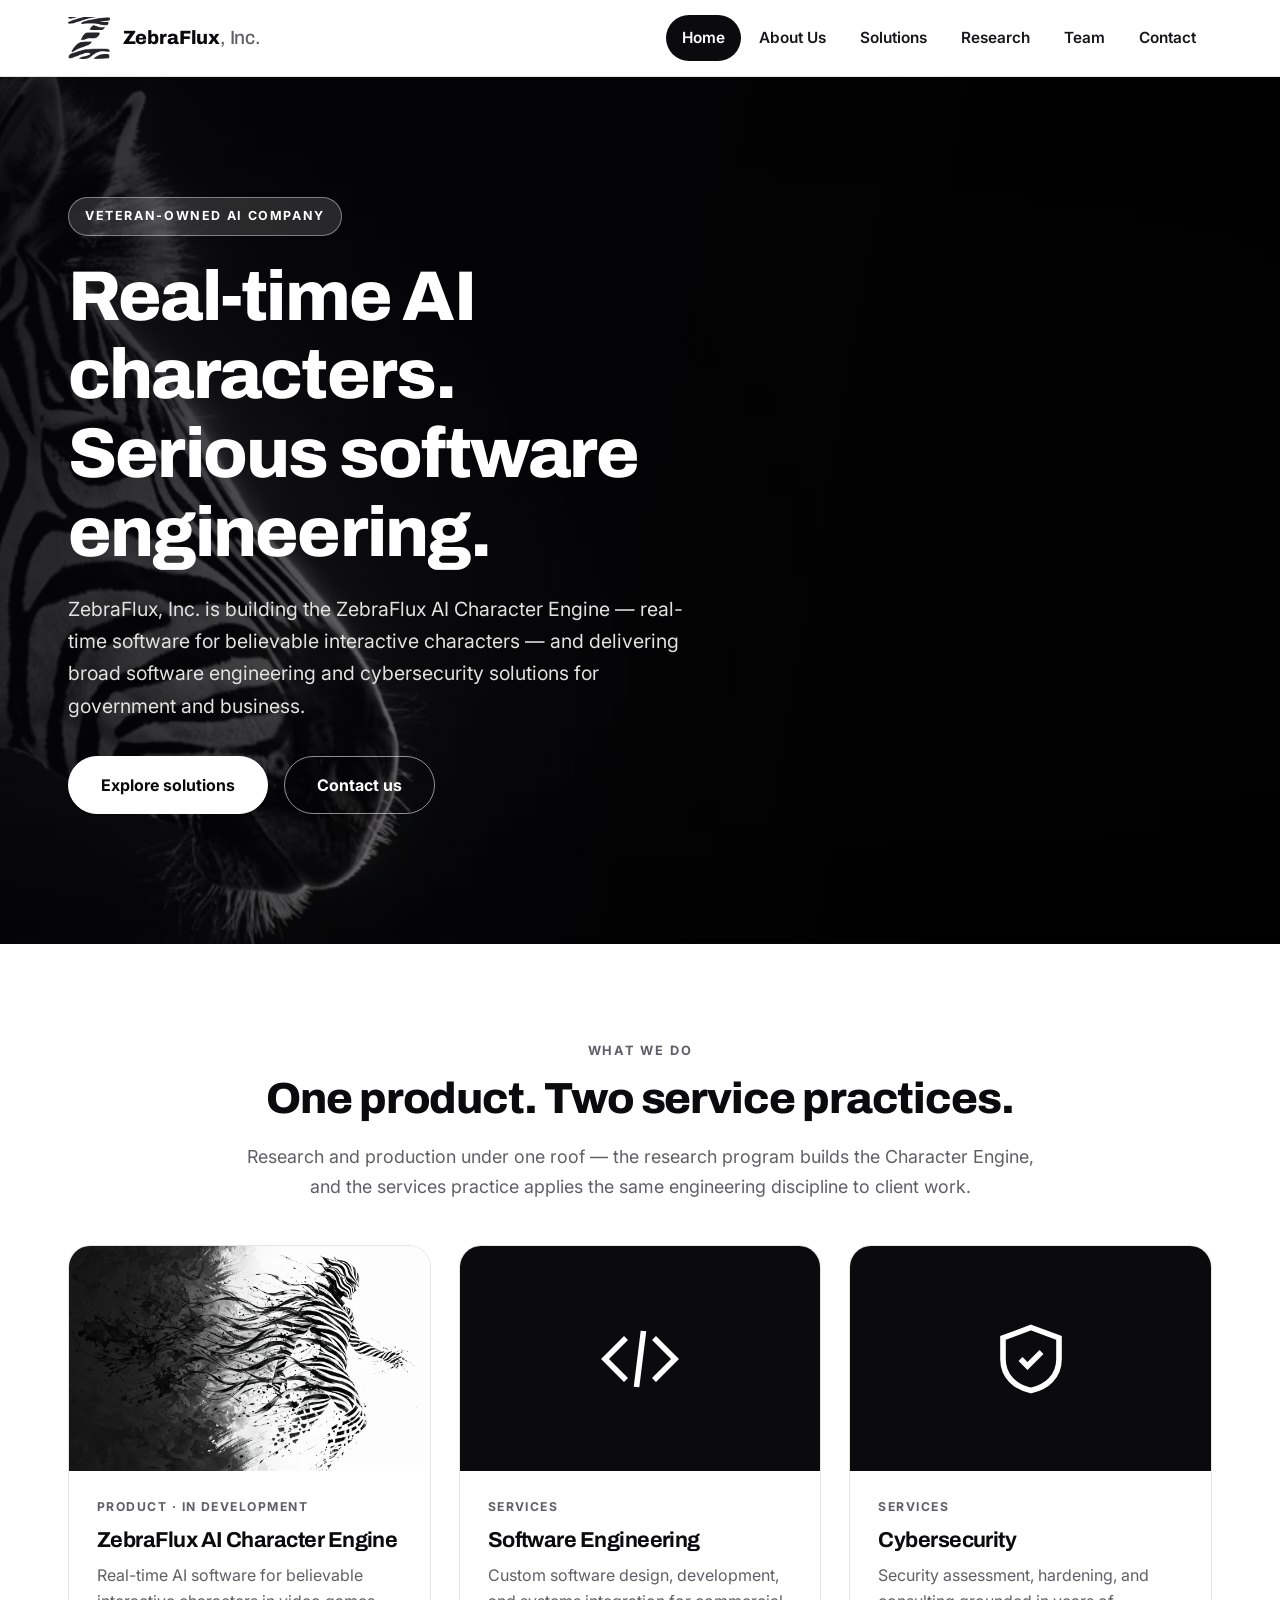
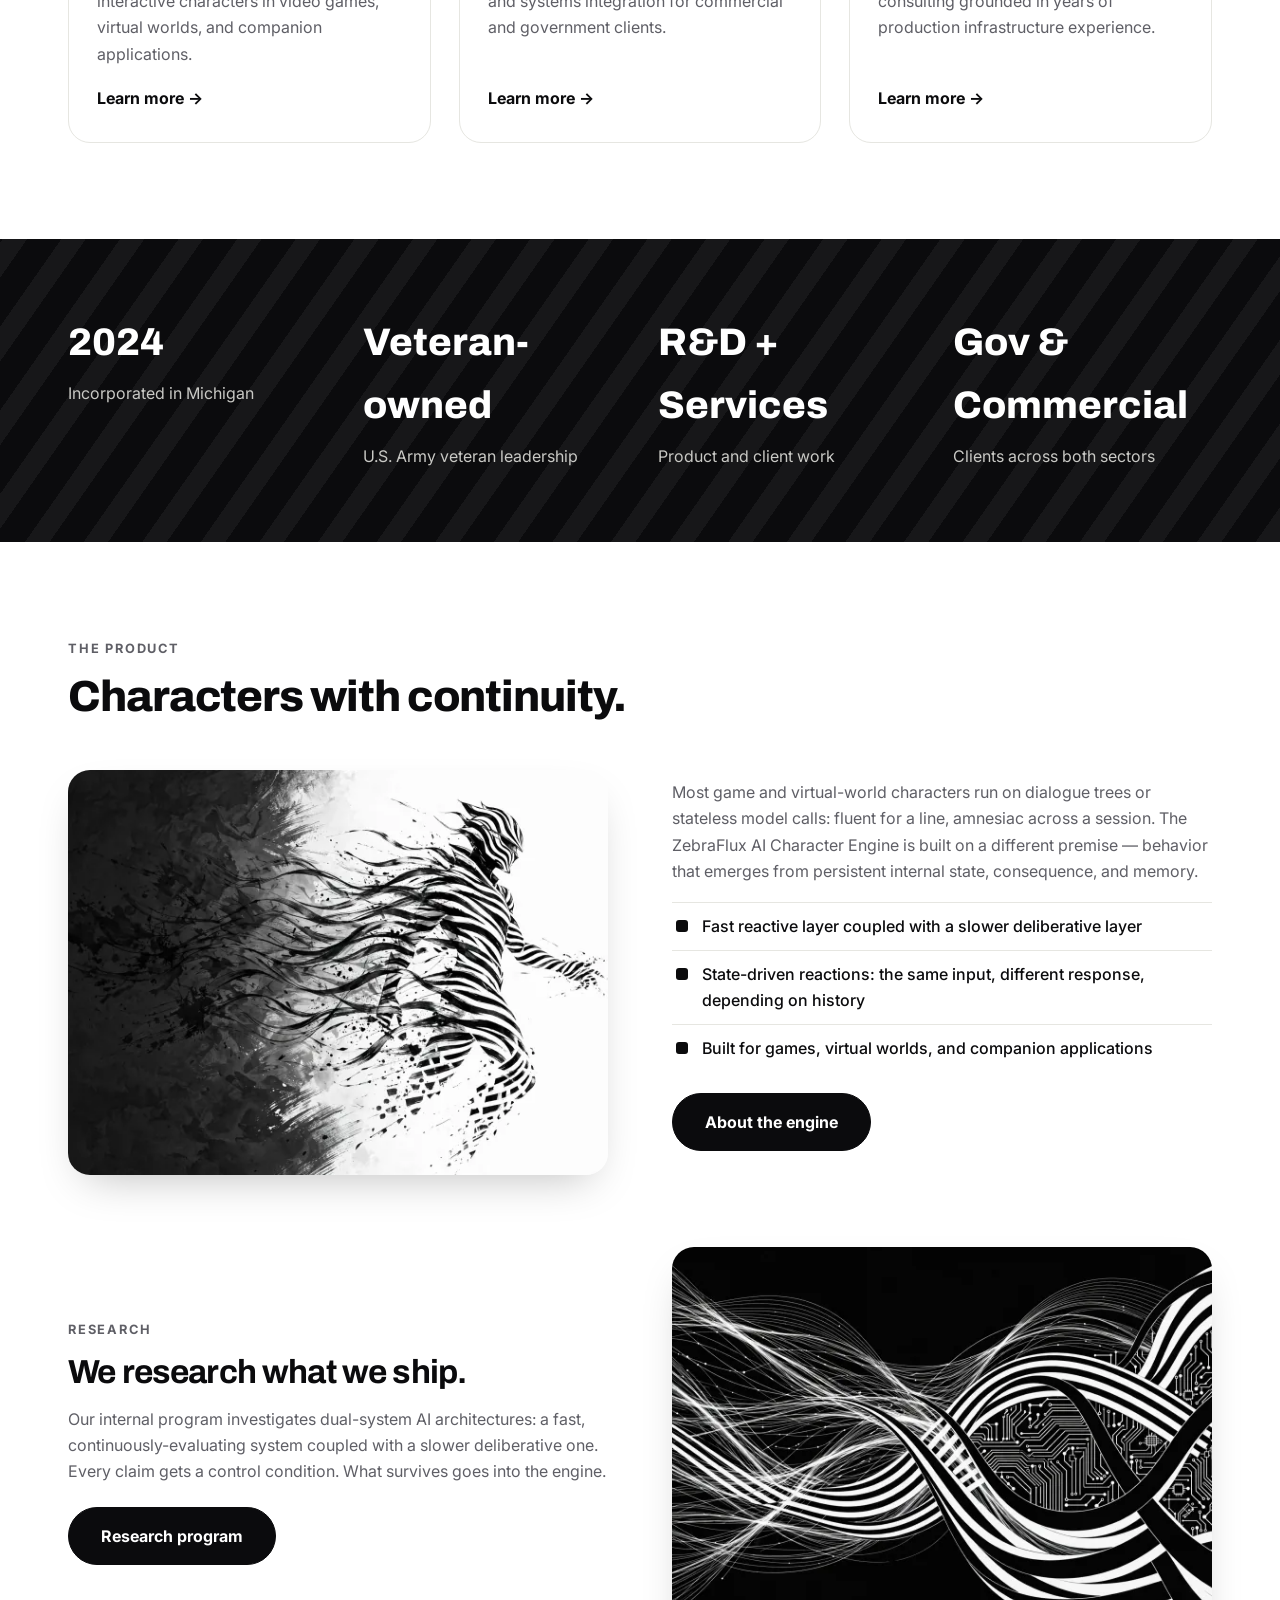
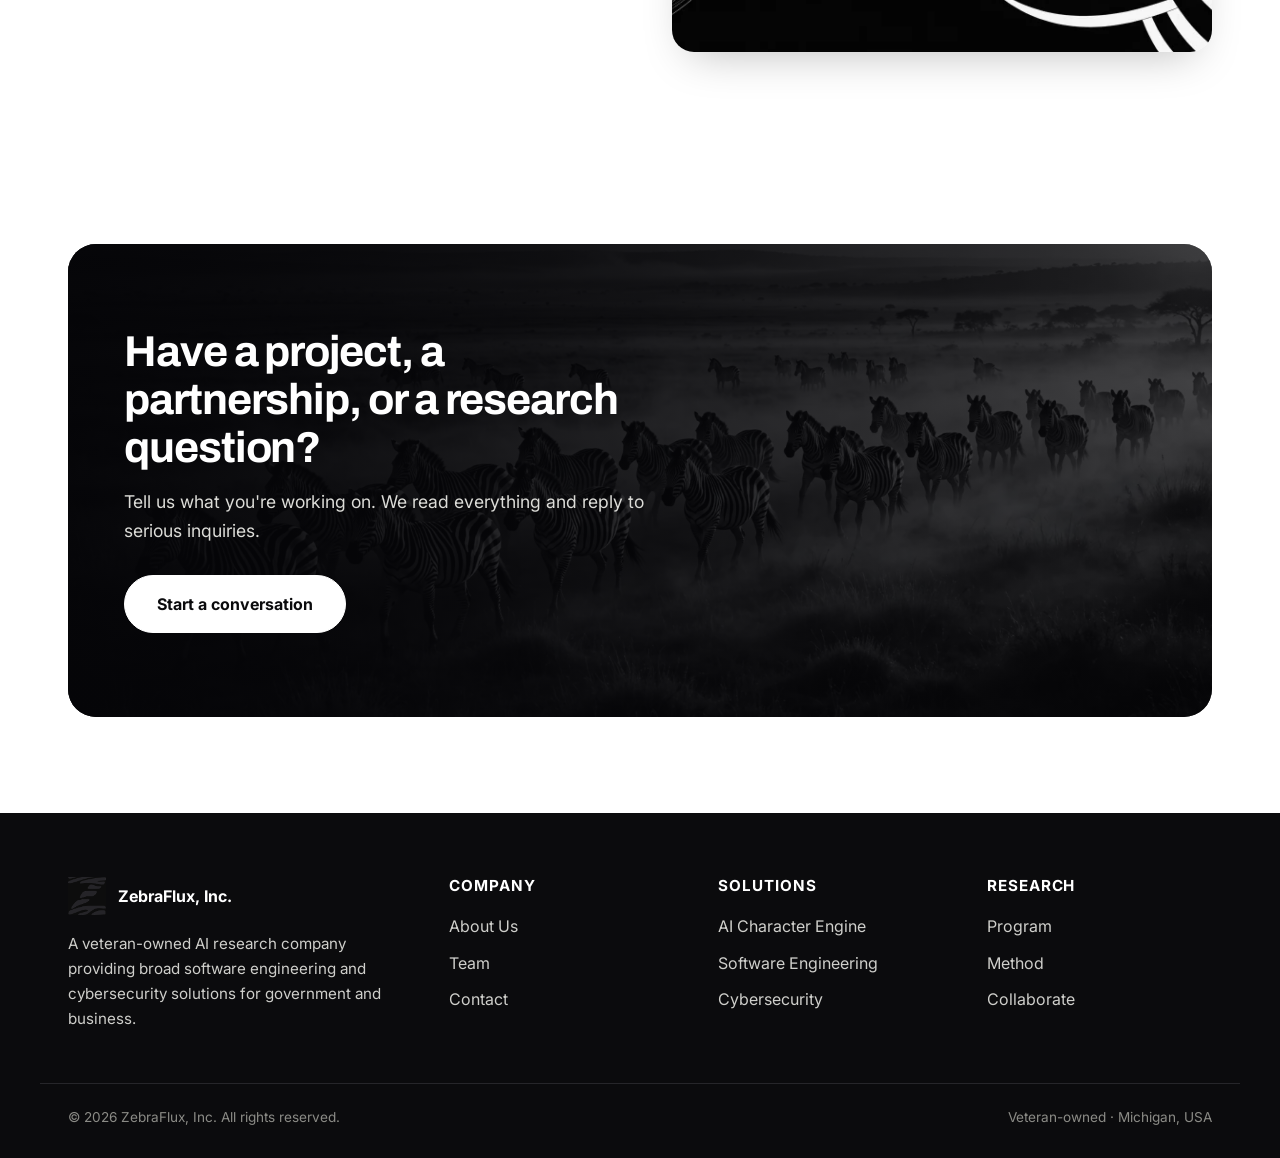
<file: index.html>
<!DOCTYPE html>
<html lang="en">
<head>
<meta charset="UTF-8">
<meta name="viewport" content="width=device-width, initial-scale=1.0">
<title>ZebraFlux, Inc. — AI Research, Software Engineering & Cybersecurity</title>
<meta name="description" content="ZebraFlux, Inc. is a veteran-owned AI research company building the ZebraFlux AI Character Engine and providing broad software engineering and cybersecurity solutions for government and business.">
<link rel="icon" type="image/png" href="assets/favicon-64.png">
<link rel="preconnect" href="https://fonts.googleapis.com">
<link rel="preconnect" href="https://fonts.gstatic.com" crossorigin>
<link href="https://fonts.googleapis.com/css2?family=Archivo:wght@500;700;800&family=Inter:wght@400;500;600;700&display=swap" rel="stylesheet">
<link rel="stylesheet" href="css/style.css">
</head>
<body>

<header class="site-header">
  <div class="header-inner">
    <a class="brand" href="index.html">
      <img src="assets/zebraflux-logo-official-128.webp" alt="ZebraFlux logo" width="128" height="129">
      <span class="brand-name">ZebraFlux<span>, Inc.</span></span>
    </a>
    <button class="nav-toggle" aria-label="Menu" onclick="document.querySelector('.nav').classList.toggle('open')">☰</button>
    <nav class="nav">
      <a href="index.html" class="active">Home</a>
      <a href="about.html">About Us</a>
      <a href="solutions.html">Solutions</a>
      <a href="research.html">Research</a>
      <a href="team.html">Team</a>
      <a href="contact.html">Contact</a>
    </nav>
  </div>
</header>
<main>

<section class="hero-photo">
  <img class="bg" src="assets/hero-zebra.webp" srcset="assets/hero-zebra-640.webp 640w, assets/hero-zebra-1024.webp 1024w, assets/hero-zebra-1600.webp 1600w, assets/hero-zebra.webp 2736w" sizes="100vw" fetchpriority="high" alt="Zebra in dramatic black-and-white studio light">
  <div class="scrim"></div>
  <div class="hero-inner">
    <div class="constrain">
      <span class="chip">Veteran-Owned AI Company</span>
      <h1>Real-time AI characters. Serious software engineering.</h1>
      <p class="lede">ZebraFlux, Inc. is building the ZebraFlux AI Character Engine — real-time software for believable interactive characters — and delivering broad software engineering and cybersecurity solutions for government and business.</p>
      <a class="btn" href="solutions.html">Explore solutions</a>
      <a class="btn ghost" href="contact.html">Contact us</a>
    </div>
  </div>
</section>

<section class="wrap">
  <div class="center">
    <p class="eyebrow">What we do</p>
    <h2 class="section-title">One product. Two service practices.</h2>
    <p class="section-sub">Research and production under one roof — the research program builds the Character Engine, and the services practice applies the same engineering discipline to client work.</p>
  </div>
  <div class="media-cards">
    <a class="media-card" href="solutions.html#character-engine">
      <div class="ph"><img src="assets/engine-figure.webp" srcset="assets/engine-figure-640.webp 640w, assets/engine-figure-1024.webp 1024w, assets/engine-figure-1600.webp 1600w, assets/engine-figure.webp 1920w" sizes="(max-width: 960px) 100vw, 381px" alt="Stylized character figure dissolving into zebra stripes"></div>
      <div class="tx">
        <div class="kicker">Product · In development</div>
        <h3>ZebraFlux AI Character Engine</h3>
        <p>Real-time AI software for believable interactive characters in video games, virtual worlds, and companion applications.</p>
        <span class="more">Learn more</span>
      </div>
    </a>
    <a class="media-card" href="solutions.html#engineering">
      <div class="ph tile">
        <svg viewBox="0 0 24 24"><path d="M8 6l-6 6 6 6M16 6l6 6-6 6M13 4l-2 16"/></svg>
      </div>
      <div class="tx">
        <div class="kicker">Services</div>
        <h3>Software Engineering</h3>
        <p>Custom software design, development, and systems integration for commercial and government clients.</p>
        <span class="more">Learn more</span>
      </div>
    </a>
    <a class="media-card" href="solutions.html#cybersecurity">
      <div class="ph tile">
        <svg viewBox="0 0 24 24"><path d="M12 3l8 3v6c0 5-3.5 8-8 9-4.5-1-8-4-8-9V6z"/><path d="M9 12l2 2 4-4"/></svg>
      </div>
      <div class="tx">
        <div class="kicker">Services</div>
        <h3>Cybersecurity</h3>
        <p>Security assessment, hardening, and consulting grounded in years of production infrastructure experience.</p>
        <span class="more">Learn more</span>
      </div>
    </a>
  </div>
</section>

<section class="band">
  <div class="band-inner">
    <div class="stat"><div class="v">2024</div><div class="l">Incorporated in Michigan</div></div>
    <div class="stat"><div class="v">Veteran-owned</div><div class="l">U.S. Army veteran leadership</div></div>
    <div class="stat"><div class="v">R&amp;D + Services</div><div class="l">Product and client work</div></div>
    <div class="stat"><div class="v">Gov &amp; Commercial</div><div class="l">Clients across both sectors</div></div>
  </div>
</section>

<section class="wrap">
  <p class="eyebrow">The product</p>
  <h2 class="section-title">Characters with continuity.</h2>
  <div class="feature">
    <div class="f-media"><img src="assets/engine-figure.webp" srcset="assets/engine-figure-640.webp 640w, assets/engine-figure-1024.webp 1024w, assets/engine-figure-1600.webp 1600w, assets/engine-figure.webp 1920w" sizes="(max-width: 960px) 100vw, 568px" alt="Character figure formed from zebra stripes"></div>
    <div class="f-text">
      <p>Most game and virtual-world characters run on dialogue trees or stateless model calls: fluent for a line, amnesiac across a session. The ZebraFlux AI Character Engine is built on a different premise — behavior that emerges from persistent internal state, consequence, and memory.</p>
      <ul>
        <li>Fast reactive layer coupled with a slower deliberative layer</li>
        <li>State-driven reactions: the same input, different response, depending on history</li>
        <li>Built for games, virtual worlds, and companion applications</li>
      </ul>
      <p style="margin-top:22px"><a class="btn dark" href="solutions.html#character-engine">About the engine</a></p>
    </div>
  </div>
  <div class="feature flip">
    <div class="f-media"><img src="assets/research-dual.webp" srcset="assets/research-dual-640.webp 640w, assets/research-dual-1024.webp 1024w, assets/research-dual-1600.webp 1600w, assets/research-dual.webp 1920w" sizes="(max-width: 960px) 100vw, 568px" alt="Two interweaving systems rendered as stripe-like data streams"></div>
    <div class="f-text">
      <p class="eyebrow">Research</p>
      <h3>We research what we ship.</h3>
      <p>Our internal program investigates dual-system AI architectures: a fast, continuously-evaluating system coupled with a slower deliberative one. Every claim gets a control condition. What survives goes into the engine.</p>
      <p style="margin-top:22px"><a class="btn dark" href="research.html">Research program</a></p>
    </div>
  </div>
</section>

<section class="cta-pad">
  <div class="cta-banner">
    <img class="bg" src="assets/about-herd.webp" srcset="assets/about-herd-640.webp 640w, assets/about-herd-1024.webp 1024w, assets/about-herd-1600.webp 1600w, assets/about-herd.webp 2352w" sizes="100vw" alt="">
    <div class="scrim"></div>
    <div class="cta-inner">
      <h2>Have a project, a partnership, or a research question?</h2>
      <p>Tell us what you're working on. We read everything and reply to serious inquiries.</p>
      <a class="btn" href="contact.html">Start a conversation</a>
    </div>
  </div>
</section>

</main>
<footer>
  <div class="footer-inner">
    <div>
      <div class="footer-brand">
        <img src="assets/zebraflux-logo-official-dark-128.webp" alt="ZebraFlux logo" width="128" height="129">
        <strong style="color:#fff">ZebraFlux, Inc.</strong>
      </div>
      <p style="font-size:.95rem;max-width:30em">A veteran-owned AI research company providing broad software engineering and cybersecurity solutions for government and business.</p>
    </div>
    <div>
      <h3>Company</h3>
      <a href="about.html">About Us</a>
      <a href="team.html">Team</a>
      <a href="contact.html">Contact</a>
    </div>
    <div>
      <h3>Solutions</h3>
      <a href="solutions.html#character-engine">AI Character Engine</a>
      <a href="solutions.html#engineering">Software Engineering</a>
      <a href="solutions.html#cybersecurity">Cybersecurity</a>
    </div>
    <div>
      <h3>Research</h3>
      <a href="research.html">Program</a>
      <a href="research.html#method">Method</a>
      <a href="contact.html">Collaborate</a>
    </div>
  </div>
  <div class="fineprint">
    <span>© <span id="yr">2026</span> ZebraFlux, Inc. All rights reserved.</span>
    <span>Veteran-owned · Michigan, USA</span>
  </div>
</footer>
<script src="js/main.js"></script>
<!--Start of Tawk.to Script-->
<script type="text/javascript">
    var Tawk_API=Tawk_API||{}, Tawk_LoadStart=new Date();
    (function(){
        var s1=document.createElement("script"),s0=document.getElementsByTagName("script")[0];
        s1.async=true;
        s1.src='https://embed.tawk.to/6643040607f59932ab3f4c1a/1htqsfe61';
        s1.charset='UTF-8';
        s0.parentNode.insertBefore(s1,s0);
    })();
</script>
<!--End of Tawk.to Script-->
</body>
</html>
</file>
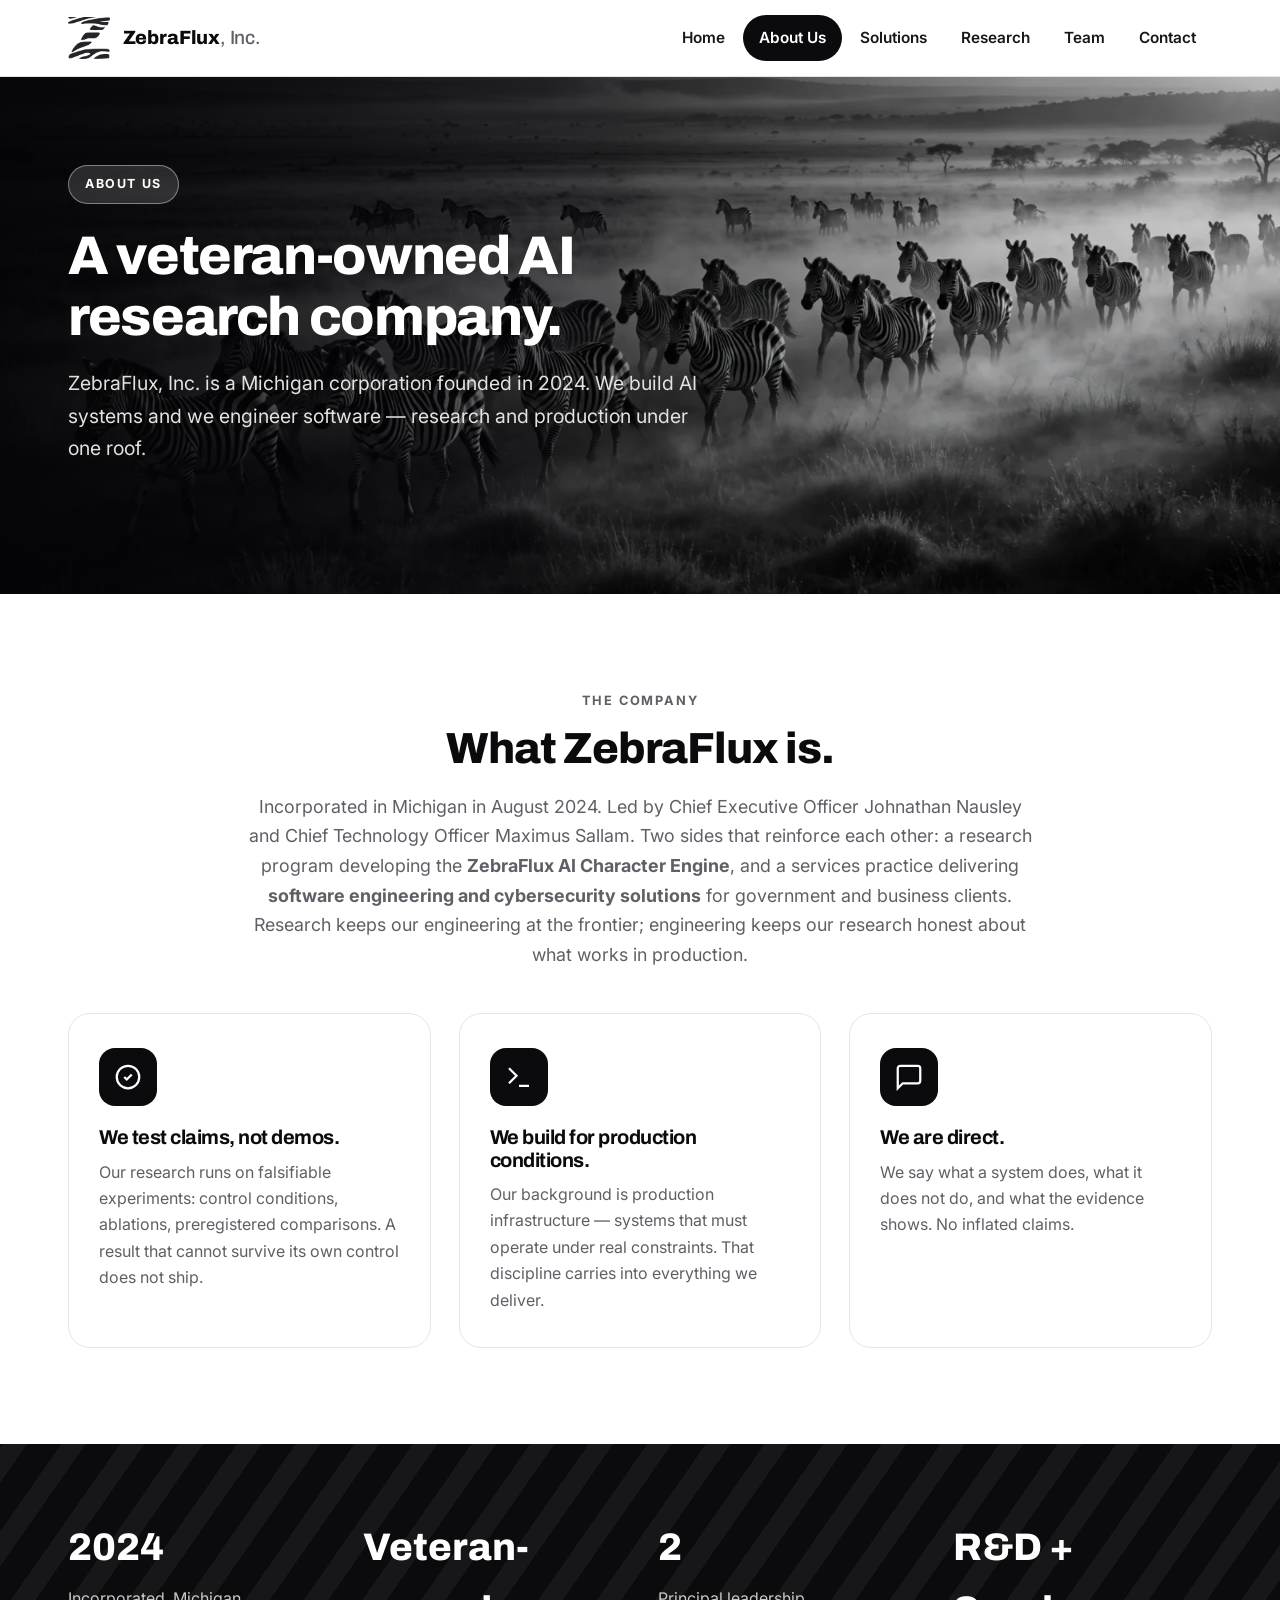
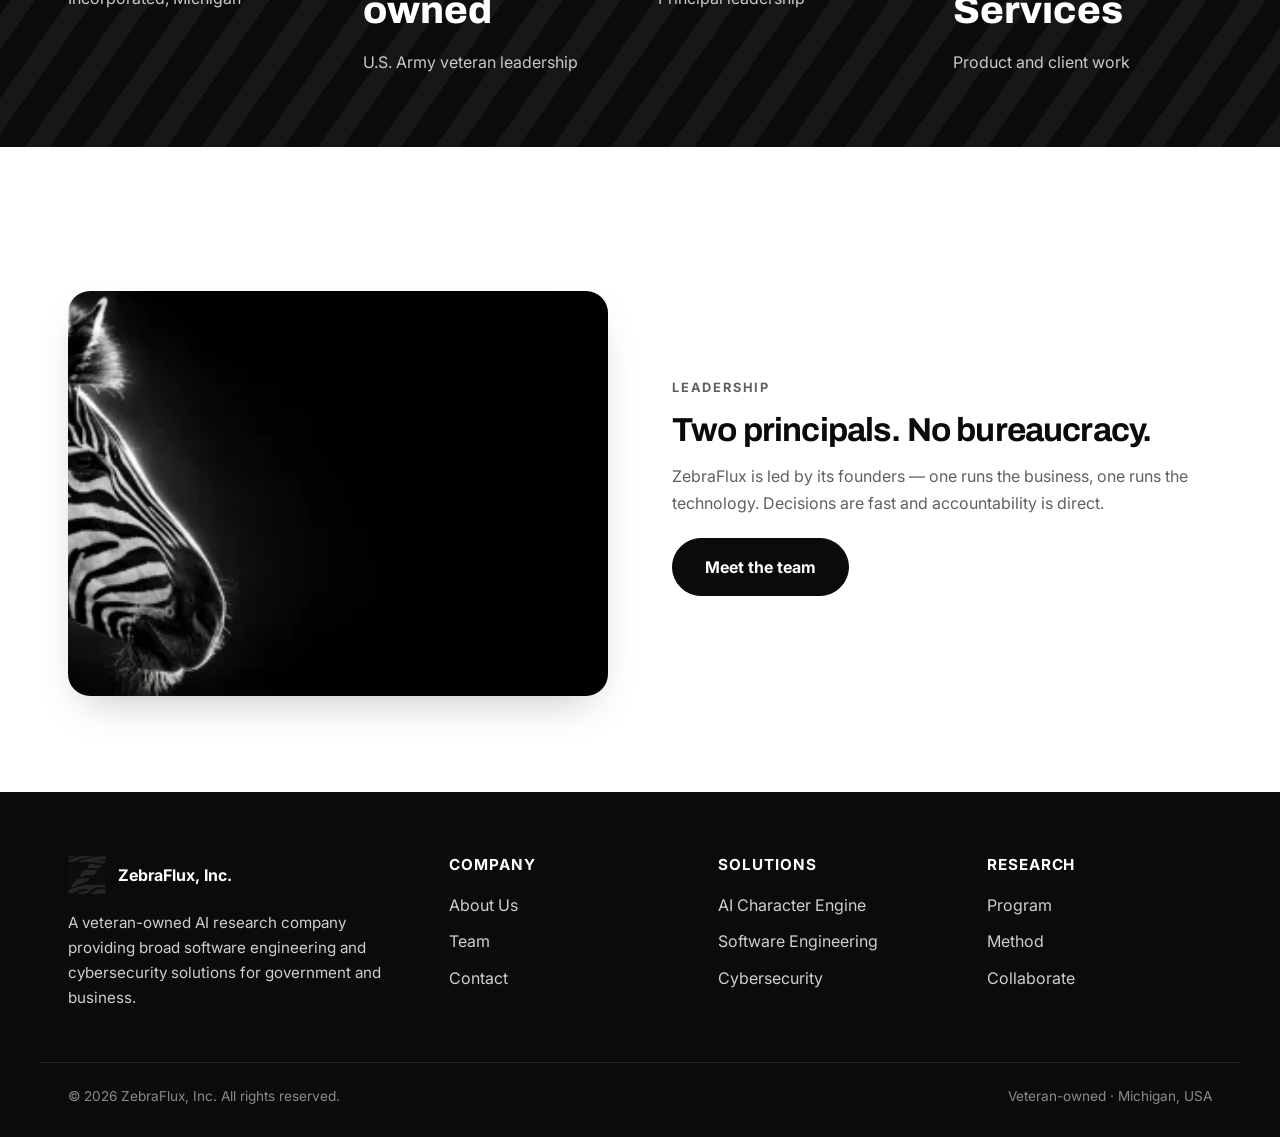
<file: about.html>
<!DOCTYPE html>
<html lang="en">
<head>
<meta charset="UTF-8">
<meta name="viewport" content="width=device-width, initial-scale=1.0">
<title>About Us — ZebraFlux, Inc.</title>
<meta name="description" content="ZebraFlux, Inc. is a veteran-owned AI research company founded in 2024, building the ZebraFlux AI Character Engine and providing software engineering and cybersecurity solutions.">
<link rel="icon" type="image/png" href="assets/favicon-64.png">
<link rel="preconnect" href="https://fonts.googleapis.com">
<link rel="preconnect" href="https://fonts.gstatic.com" crossorigin>
<link href="https://fonts.googleapis.com/css2?family=Archivo:wght@500;700;800&family=Inter:wght@400;500;600;700&display=swap" rel="stylesheet">
<link rel="stylesheet" href="css/style.css">
</head>
<body>

<header class="site-header">
  <div class="header-inner">
    <a class="brand" href="index.html">
      <img src="assets/zebraflux-logo-official-128.webp" alt="ZebraFlux logo" width="128" height="129">
      <span class="brand-name">ZebraFlux<span>, Inc.</span></span>
    </a>
    <button class="nav-toggle" aria-label="Menu" onclick="document.querySelector('.nav').classList.toggle('open')">☰</button>
    <nav class="nav">
      <a href="index.html">Home</a>
      <a href="about.html" class="active">About Us</a>
      <a href="solutions.html">Solutions</a>
      <a href="research.html">Research</a>
      <a href="team.html">Team</a>
      <a href="contact.html">Contact</a>
    </nav>
  </div>
</header>
<main>

<section class="hero-photo hero-short">
  <img class="bg" src="assets/about-herd.webp" srcset="assets/about-herd-640.webp 640w, assets/about-herd-1024.webp 1024w, assets/about-herd-1600.webp 1600w, assets/about-herd.webp 2352w" sizes="100vw" fetchpriority="high" alt="Zebra herd moving across the savanna at dawn">
  <div class="scrim"></div>
  <div class="hero-inner">
    <div class="constrain">
      <span class="chip">About Us</span>
      <h1>A veteran-owned AI research company.</h1>
      <p class="lede">ZebraFlux, Inc. is a Michigan corporation founded in 2024. We build AI systems and we engineer software — research and production under one roof.</p>
    </div>
  </div>
</section>

<section class="wrap">
  <div class="center">
    <p class="eyebrow">The company</p>
    <h2 class="section-title">What ZebraFlux is.</h2>
    <p class="section-sub">Incorporated in Michigan in August 2024. Led by Chief Executive Officer Johnathan Nausley and Chief Technology Officer Maximus Sallam. Two sides that reinforce each other: a research program developing the <strong>ZebraFlux AI Character Engine</strong>, and a services practice delivering <strong>software engineering and cybersecurity solutions</strong> for government and business clients. Research keeps our engineering at the frontier; engineering keeps our research honest about what works in production.</p>
  </div>
  <div class="icon-cards">
    <div class="icon-card">
      <div class="glyph"><svg viewBox="0 0 24 24"><path d="M9 12l2 2 4-4"/><circle cx="12" cy="12" r="9"/></svg></div>
      <h3>We test claims, not demos.</h3>
      <p>Our research runs on falsifiable experiments: control conditions, ablations, preregistered comparisons. A result that cannot survive its own control does not ship.</p>
    </div>
    <div class="icon-card">
      <div class="glyph"><svg viewBox="0 0 24 24"><path d="M4 17l6-6-6-6M12 19h8"/></svg></div>
      <h3>We build for production conditions.</h3>
      <p>Our background is production infrastructure — systems that must operate under real constraints. That discipline carries into everything we deliver.</p>
    </div>
    <div class="icon-card">
      <div class="glyph"><svg viewBox="0 0 24 24"><path d="M21 15a2 2 0 0 1-2 2H7l-4 4V5a2 2 0 0 1 2-2h14a2 2 0 0 1 2 2z"/></svg></div>
      <h3>We are direct.</h3>
      <p>We say what a system does, what it does not do, and what the evidence shows. No inflated claims.</p>
    </div>
  </div>
</section>

<section class="band">
  <div class="band-inner">
    <div class="stat"><div class="v">2024</div><div class="l">Incorporated, Michigan</div></div>
    <div class="stat"><div class="v">Veteran-owned</div><div class="l">U.S. Army veteran leadership</div></div>
    <div class="stat"><div class="v">2</div><div class="l">Principal leadership</div></div>
    <div class="stat"><div class="v">R&amp;D + Services</div><div class="l">Product and client work</div></div>
  </div>
</section>

<section class="wrap">
  <div class="feature">
    <div class="f-media"><img src="assets/hero-zebra.webp" srcset="assets/hero-zebra-640.webp 640w, assets/hero-zebra-1024.webp 1024w, assets/hero-zebra-1600.webp 1600w, assets/hero-zebra.webp 2736w" sizes="(max-width: 960px) 100vw, 568px" alt="Zebra portrait in dramatic light"></div>
    <div class="f-text">
      <p class="eyebrow">Leadership</p>
      <h3>Two principals. No bureaucracy.</h3>
      <p>ZebraFlux is led by its founders — one runs the business, one runs the technology. Decisions are fast and accountability is direct.</p>
      <p style="margin-top:22px"><a class="btn dark" href="team.html">Meet the team</a></p>
    </div>
  </div>
</section>

</main>
<footer>
  <div class="footer-inner">
    <div>
      <div class="footer-brand">
        <img src="assets/zebraflux-logo-official-dark-128.webp" alt="ZebraFlux logo" width="128" height="129">
        <strong style="color:#fff">ZebraFlux, Inc.</strong>
      </div>
      <p style="font-size:.95rem;max-width:30em">A veteran-owned AI research company providing broad software engineering and cybersecurity solutions for government and business.</p>
    </div>
    <div>
      <h3>Company</h3>
      <a href="about.html">About Us</a>
      <a href="team.html">Team</a>
      <a href="contact.html">Contact</a>
    </div>
    <div>
      <h3>Solutions</h3>
      <a href="solutions.html#character-engine">AI Character Engine</a>
      <a href="solutions.html#engineering">Software Engineering</a>
      <a href="solutions.html#cybersecurity">Cybersecurity</a>
    </div>
    <div>
      <h3>Research</h3>
      <a href="research.html">Program</a>
      <a href="research.html#method">Method</a>
      <a href="contact.html">Collaborate</a>
    </div>
  </div>
  <div class="fineprint">
    <span>© <span id="yr">2026</span> ZebraFlux, Inc. All rights reserved.</span>
    <span>Veteran-owned · Michigan, USA</span>
  </div>
</footer>
<script src="js/main.js"></script>
<!--Start of Tawk.to Script-->
<script type="text/javascript">
    var Tawk_API=Tawk_API||{}, Tawk_LoadStart=new Date();
    (function(){
        var s1=document.createElement("script"),s0=document.getElementsByTagName("script")[0];
        s1.async=true;
        s1.src='https://embed.tawk.to/6643040607f59932ab3f4c1a/1htqsfe61';
        s1.charset='UTF-8';
        s0.parentNode.insertBefore(s1,s0);
    })();
</script>
<!--End of Tawk.to Script-->
</body>
</html>
</file>
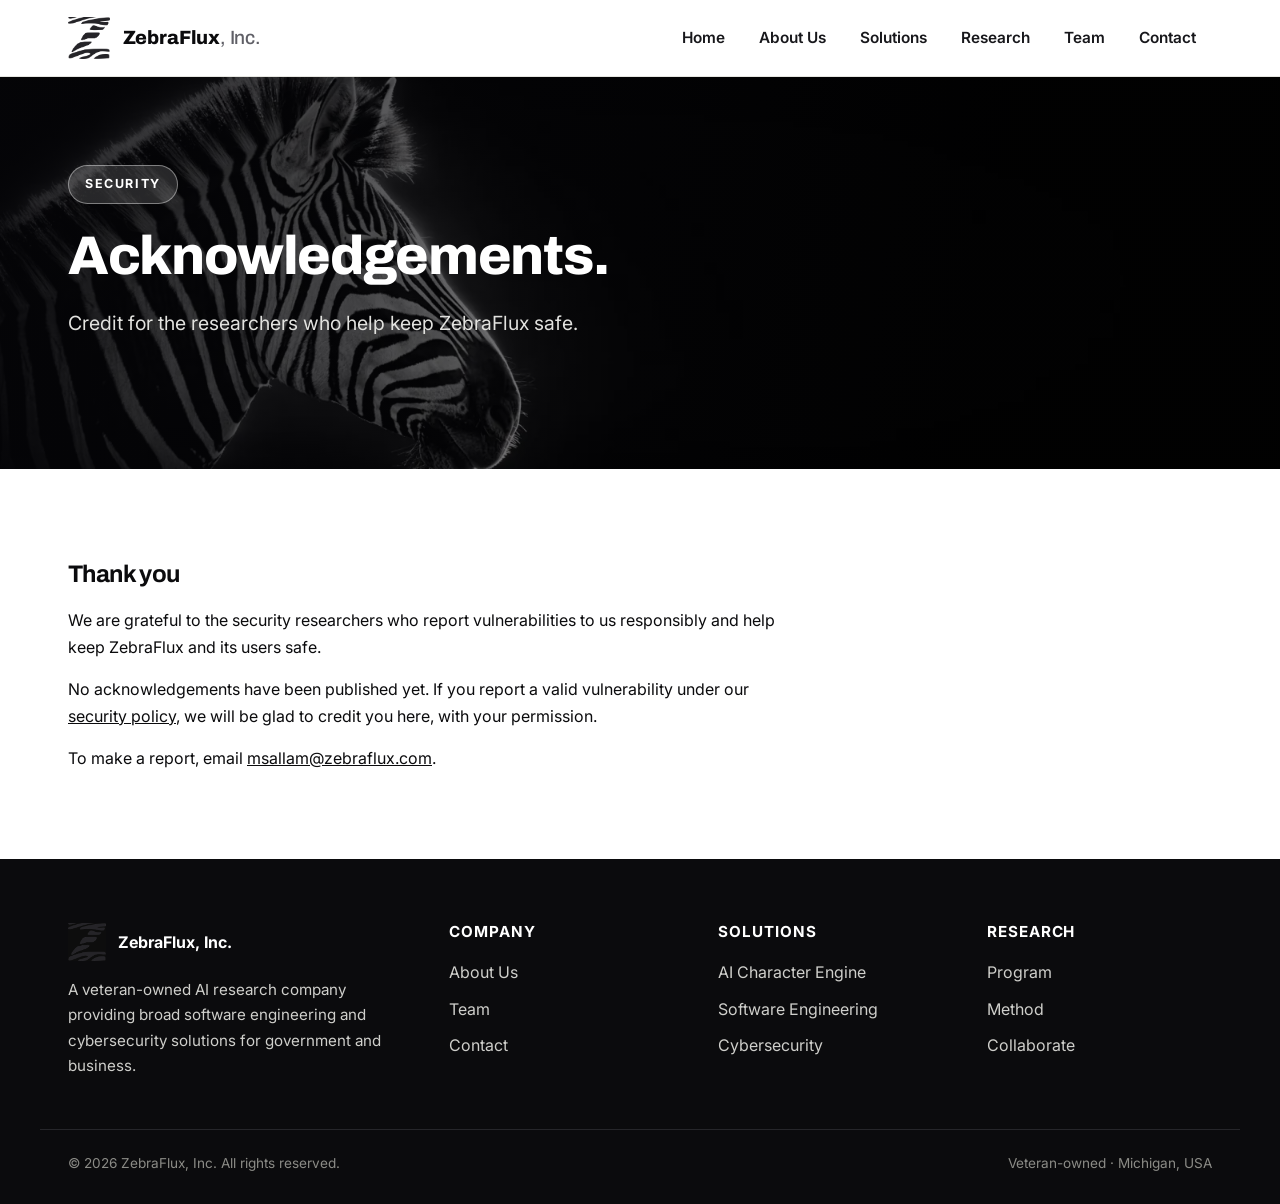
<file: acknowledgements.html>
<!DOCTYPE html>
<html lang="en">
<head>
<meta charset="UTF-8">
<meta name="viewport" content="width=device-width, initial-scale=1.0">
<title>Security Acknowledgements — ZebraFlux, Inc.</title>
<meta name="description" content="Acknowledgements for security researchers who have responsibly disclosed vulnerabilities to ZebraFlux, Inc.">
<link rel="icon" type="image/png" href="assets/favicon-64.png">
<link rel="preconnect" href="https://fonts.googleapis.com">
<link rel="preconnect" href="https://fonts.gstatic.com" crossorigin>
<link href="https://fonts.googleapis.com/css2?family=Archivo:wght@500;700;800&family=Inter:wght@400;500;600;700&display=swap" rel="stylesheet">
<link rel="stylesheet" href="css/style.css">
<style>
  .prose { max-width: 46em; }
  .prose p, .prose li { line-height: 1.65; }
  .prose ul { padding-left: 1.3em; }
  .prose li { margin: 6px 0; }
  .mono { font-family: ui-monospace, SFMono-Regular, Menlo, monospace; font-size: .92em; word-break: break-all; }
</style>
</head>
<body>

<header class="site-header">
  <div class="header-inner">
    <a class="brand" href="index.html">
      <img src="assets/zebraflux-logo-official-128.webp" alt="ZebraFlux logo" width="128" height="129">
      <span class="brand-name">ZebraFlux<span>, Inc.</span></span>
    </a>
    <button class="nav-toggle" aria-label="Menu" onclick="document.querySelector('.nav').classList.toggle('open')">☰</button>
    <nav class="nav">
      <a href="index.html">Home</a>
      <a href="about.html">About Us</a>
      <a href="solutions.html">Solutions</a>
      <a href="research.html">Research</a>
      <a href="team.html">Team</a>
      <a href="contact.html">Contact</a>
    </nav>
  </div>
</header>
<main>

<section class="hero-photo hero-short">
  <img class="bg" src="assets/hero-zebra.webp" srcset="assets/hero-zebra-640.webp 640w, assets/hero-zebra-1024.webp 1024w, assets/hero-zebra-1600.webp 1600w, assets/hero-zebra.webp 2736w" sizes="100vw" fetchpriority="high" alt="Zebra in dramatic light" style="object-position:center 20%">
  <div class="scrim"></div>
  <div class="hero-inner">
    <div class="constrain">
      <span class="chip">Security</span>
      <h1>Acknowledgements.</h1>
      <p class="lede">Credit for the researchers who help keep ZebraFlux safe.</p>
    </div>
  </div>
</section>

<section class="wrap tight">
  <div class="prose">
    <h2>Thank you</h2>
    <p>We are grateful to the security researchers who report vulnerabilities to us responsibly and help keep ZebraFlux and its users safe.</p>
    <p>No acknowledgements have been published yet. If you report a valid vulnerability under our <a href="/security-policy">security policy</a>, we will be glad to credit you here, with your permission.</p>
    <p>To make a report, email <a href="mailto:msallam@zebraflux.com">msallam@zebraflux.com</a>.</p>
  </div>
</section>

</main>
<footer>
  <div class="footer-inner">
    <div>
      <div class="footer-brand">
        <img src="assets/zebraflux-logo-official-dark-128.webp" alt="ZebraFlux logo" width="128" height="129">
        <strong style="color:#fff">ZebraFlux, Inc.</strong>
      </div>
      <p style="font-size:.95rem;max-width:30em">A veteran-owned AI research company providing broad software engineering and cybersecurity solutions for government and business.</p>
    </div>
    <div>
      <h3>Company</h3>
      <a href="about.html">About Us</a>
      <a href="team.html">Team</a>
      <a href="contact.html">Contact</a>
    </div>
    <div>
      <h3>Solutions</h3>
      <a href="solutions.html#character-engine">AI Character Engine</a>
      <a href="solutions.html#engineering">Software Engineering</a>
      <a href="solutions.html#cybersecurity">Cybersecurity</a>
    </div>
    <div>
      <h3>Research</h3>
      <a href="research.html">Program</a>
      <a href="research.html#method">Method</a>
      <a href="contact.html">Collaborate</a>
    </div>
  </div>
  <div class="fineprint">
    <span>© <span id="yr">2026</span> ZebraFlux, Inc. All rights reserved.</span>
    <span>Veteran-owned · Michigan, USA</span>
  </div>
</footer>
<script src="js/main.js"></script>
<!--Start of Tawk.to Script-->
<script type="text/javascript">
    var Tawk_API=Tawk_API||{}, Tawk_LoadStart=new Date();
    (function(){
        var s1=document.createElement("script"),s0=document.getElementsByTagName("script")[0];
        s1.async=true;
        s1.src='https://embed.tawk.to/6643040607f59932ab3f4c1a/1htqsfe61';
        s1.charset='UTF-8';
        s0.parentNode.insertBefore(s1,s0);
    })();
</script>
<!--End of Tawk.to Script-->
</body>
</html>
</file>
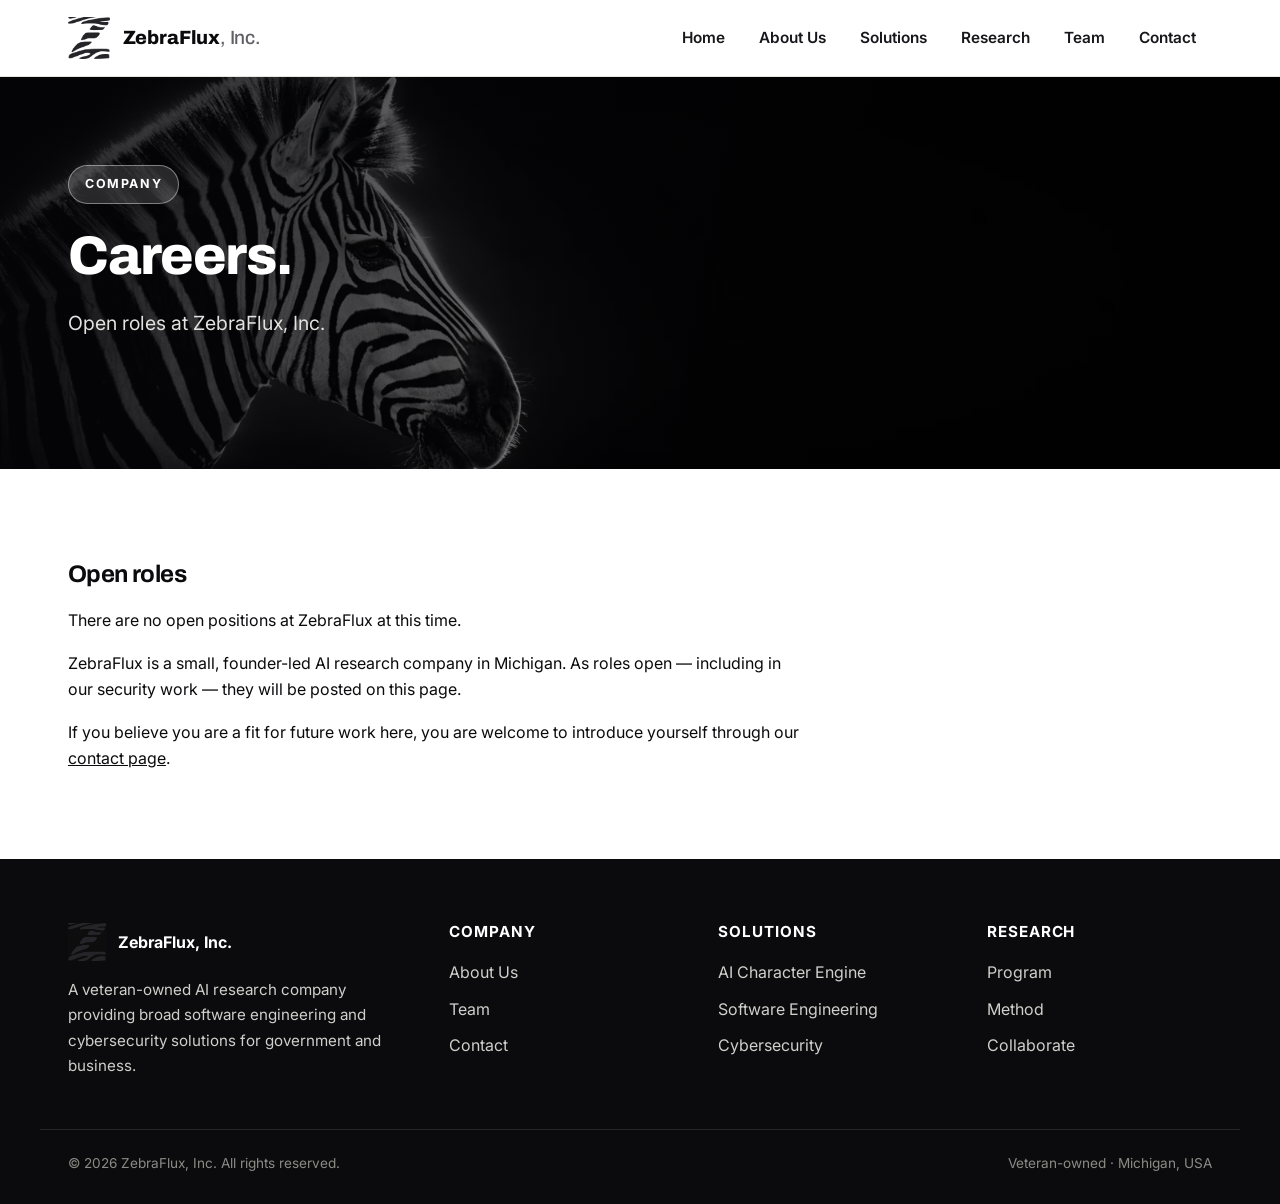
<file: careers.html>
<!DOCTYPE html>
<html lang="en">
<head>
<meta charset="UTF-8">
<meta name="viewport" content="width=device-width, initial-scale=1.0">
<title>Careers — ZebraFlux, Inc.</title>
<meta name="description" content="Open positions and future roles at ZebraFlux, Inc., a veteran-owned AI research company in Michigan.">
<link rel="icon" type="image/png" href="assets/favicon-64.png">
<link rel="preconnect" href="https://fonts.googleapis.com">
<link rel="preconnect" href="https://fonts.gstatic.com" crossorigin>
<link href="https://fonts.googleapis.com/css2?family=Archivo:wght@500;700;800&family=Inter:wght@400;500;600;700&display=swap" rel="stylesheet">
<link rel="stylesheet" href="css/style.css">
<style>
  .prose { max-width: 46em; }
  .prose p, .prose li { line-height: 1.65; }
  .prose ul { padding-left: 1.3em; }
  .prose li { margin: 6px 0; }
  .mono { font-family: ui-monospace, SFMono-Regular, Menlo, monospace; font-size: .92em; word-break: break-all; }
</style>
</head>
<body>

<header class="site-header">
  <div class="header-inner">
    <a class="brand" href="index.html">
      <img src="assets/zebraflux-logo-official-128.webp" alt="ZebraFlux logo" width="128" height="129">
      <span class="brand-name">ZebraFlux<span>, Inc.</span></span>
    </a>
    <button class="nav-toggle" aria-label="Menu" onclick="document.querySelector('.nav').classList.toggle('open')">☰</button>
    <nav class="nav">
      <a href="index.html">Home</a>
      <a href="about.html">About Us</a>
      <a href="solutions.html">Solutions</a>
      <a href="research.html">Research</a>
      <a href="team.html">Team</a>
      <a href="contact.html">Contact</a>
    </nav>
  </div>
</header>
<main>

<section class="hero-photo hero-short">
  <img class="bg" src="assets/hero-zebra.webp" srcset="assets/hero-zebra-640.webp 640w, assets/hero-zebra-1024.webp 1024w, assets/hero-zebra-1600.webp 1600w, assets/hero-zebra.webp 2736w" sizes="100vw" fetchpriority="high" alt="Zebra in dramatic light" style="object-position:center 20%">
  <div class="scrim"></div>
  <div class="hero-inner">
    <div class="constrain">
      <span class="chip">Company</span>
      <h1>Careers.</h1>
      <p class="lede">Open roles at ZebraFlux, Inc.</p>
    </div>
  </div>
</section>

<section class="wrap tight">
  <div class="prose">
    <h2>Open roles</h2>
    <p>There are no open positions at ZebraFlux at this time.</p>
    <p>ZebraFlux is a small, founder-led AI research company in Michigan. As roles open — including in our security work — they will be posted on this page.</p>
    <p>If you believe you are a fit for future work here, you are welcome to introduce yourself through our <a href="contact.html">contact page</a>.</p>
  </div>
</section>

</main>
<footer>
  <div class="footer-inner">
    <div>
      <div class="footer-brand">
        <img src="assets/zebraflux-logo-official-dark-128.webp" alt="ZebraFlux logo" width="128" height="129">
        <strong style="color:#fff">ZebraFlux, Inc.</strong>
      </div>
      <p style="font-size:.95rem;max-width:30em">A veteran-owned AI research company providing broad software engineering and cybersecurity solutions for government and business.</p>
    </div>
    <div>
      <h3>Company</h3>
      <a href="about.html">About Us</a>
      <a href="team.html">Team</a>
      <a href="contact.html">Contact</a>
    </div>
    <div>
      <h3>Solutions</h3>
      <a href="solutions.html#character-engine">AI Character Engine</a>
      <a href="solutions.html#engineering">Software Engineering</a>
      <a href="solutions.html#cybersecurity">Cybersecurity</a>
    </div>
    <div>
      <h3>Research</h3>
      <a href="research.html">Program</a>
      <a href="research.html#method">Method</a>
      <a href="contact.html">Collaborate</a>
    </div>
  </div>
  <div class="fineprint">
    <span>© <span id="yr">2026</span> ZebraFlux, Inc. All rights reserved.</span>
    <span>Veteran-owned · Michigan, USA</span>
  </div>
</footer>
<script src="js/main.js"></script>
<!--Start of Tawk.to Script-->
<script type="text/javascript">
    var Tawk_API=Tawk_API||{}, Tawk_LoadStart=new Date();
    (function(){
        var s1=document.createElement("script"),s0=document.getElementsByTagName("script")[0];
        s1.async=true;
        s1.src='https://embed.tawk.to/6643040607f59932ab3f4c1a/1htqsfe61';
        s1.charset='UTF-8';
        s0.parentNode.insertBefore(s1,s0);
    })();
</script>
<!--End of Tawk.to Script-->
</body>
</html>
</file>
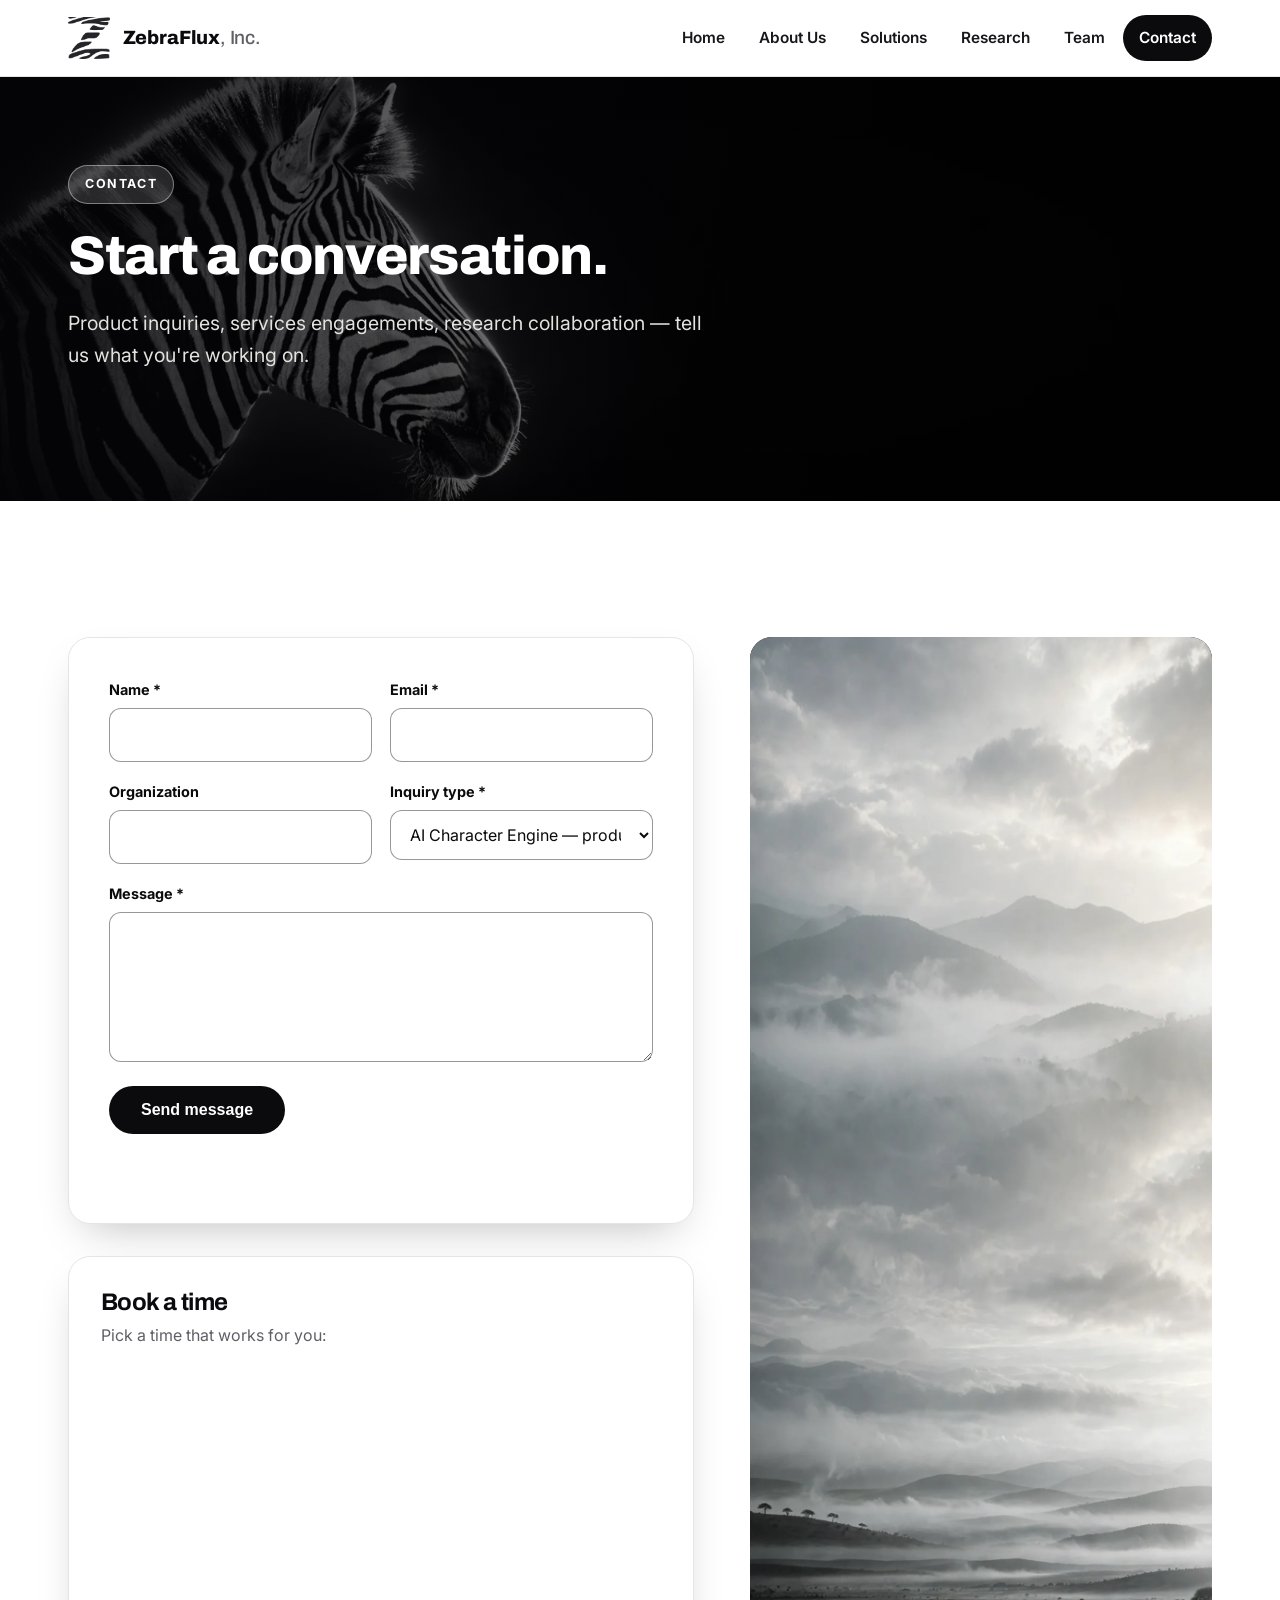
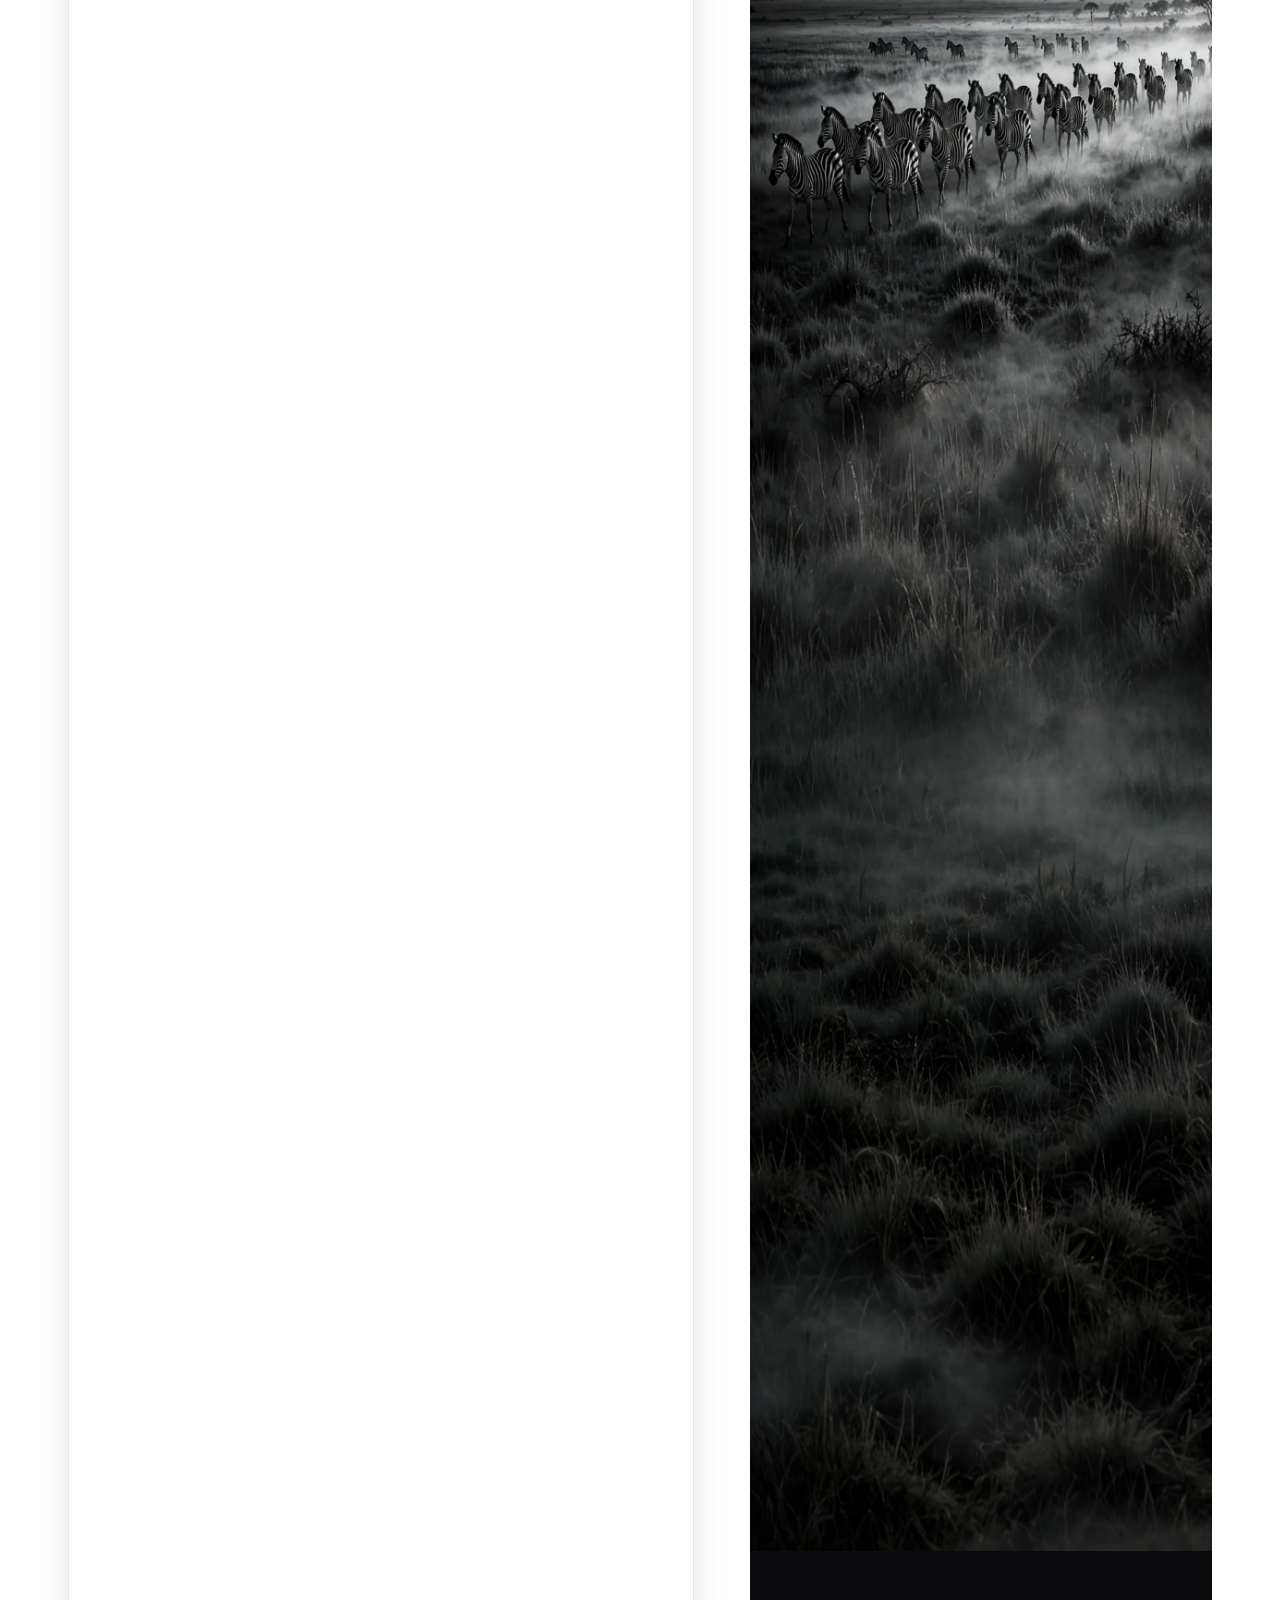
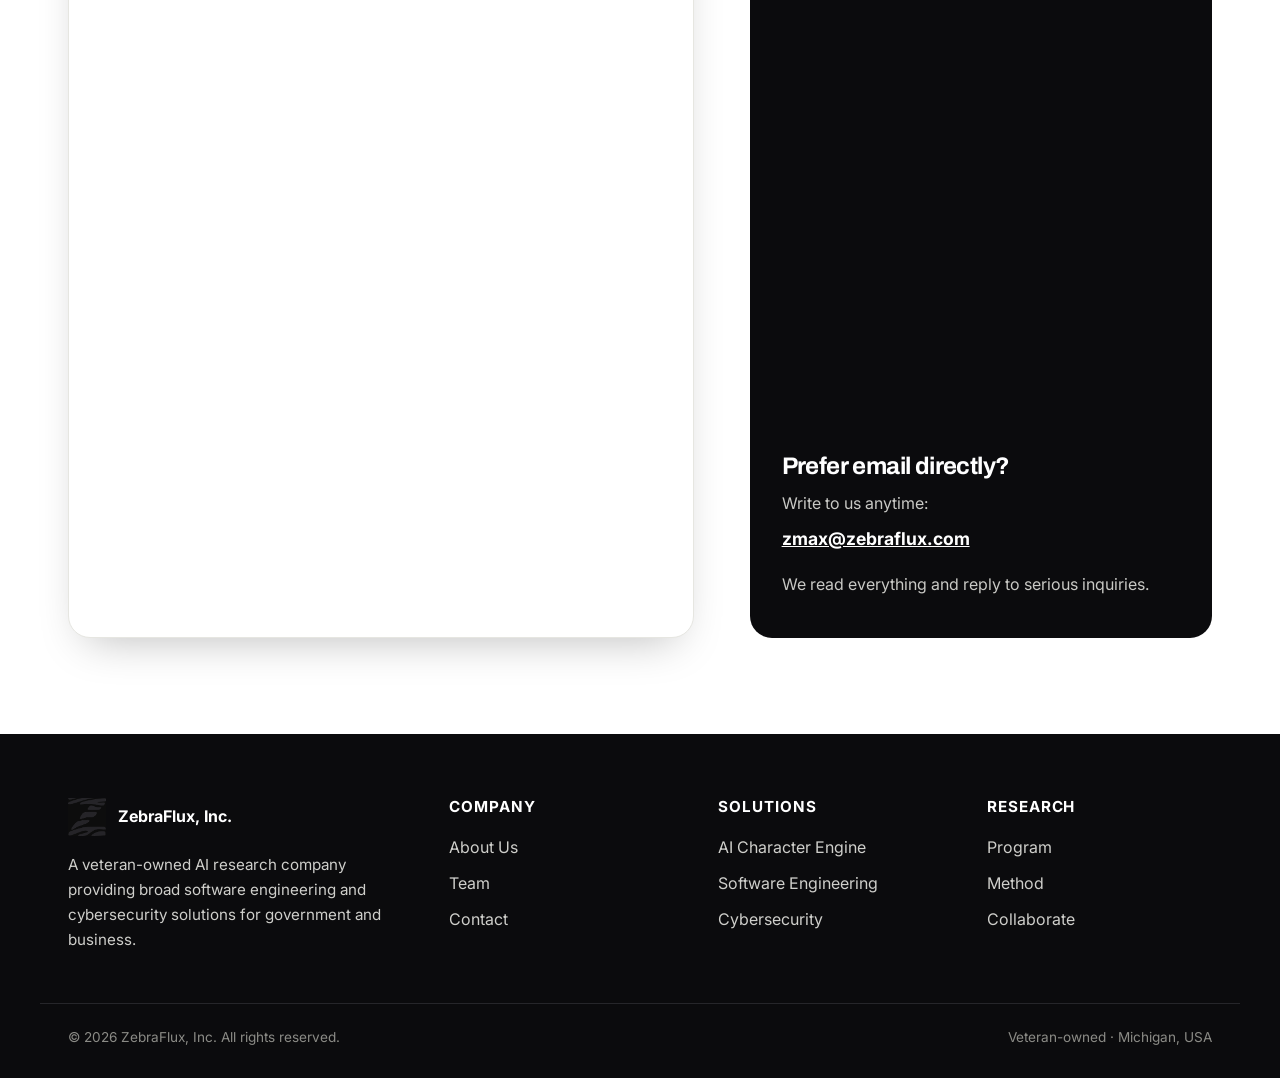
<file: contact.html>
<!DOCTYPE html>
<html lang="en">
<head>
<meta charset="UTF-8">
<meta name="viewport" content="width=device-width, initial-scale=1.0">
<title>Contact — ZebraFlux, Inc.</title>
<meta name="description" content="Contact ZebraFlux, Inc.: product inquiries, services engagements, research collaboration.">
<link rel="icon" type="image/png" href="assets/favicon-64.png">
<link rel="preconnect" href="https://fonts.googleapis.com">
<link rel="preconnect" href="https://fonts.gstatic.com" crossorigin>
<link href="https://fonts.googleapis.com/css2?family=Archivo:wght@500;700;800&family=Inter:wght@400;500;600;700&display=swap" rel="stylesheet">
<link rel="stylesheet" href="css/style.css">
<style>
  .contact-grid { align-items: stretch; }
  .left-stack { display: flex; flex-direction: column; gap: 32px; min-width: 0; }
  .booking-card { border: 1px solid var(--line); border-radius: var(--radius); background: #fff; box-shadow: var(--shadow); padding: 32px; }
  .booking-card h2 { margin: 0 0 6px; }
  .booking-card p { margin: 0 0 16px; color: var(--muted); }
  .booking-card iframe { display: block; width: 100%; border: none; height: 2440px; }
  @media (max-width: 900px) { .booking-card iframe { height: 2520px; } }
  @media (max-width: 480px) { .booking-card iframe { height: 2900px; } }
  @media (max-width: 380px) { .booking-card iframe { height: 3100px; } }
  .info-panel { display: flex; flex-direction: column; height: 100%; }
  .info-panel img { aspect-ratio: auto; height: auto; }
  .info-panel .tx { margin-top: auto; }
  .booking-card { flex: 1 0 auto; }
  .field { min-width: 0; }
  .field input, .field select, .field textarea { width: 100%; min-width: 0; }
</style>
</head>
<body>

<header class="site-header">
  <div class="header-inner">
    <a class="brand" href="index.html">
      <img src="assets/zebraflux-logo-official-128.webp" alt="ZebraFlux logo" width="128" height="129">
      <span class="brand-name">ZebraFlux<span>, Inc.</span></span>
    </a>
    <button class="nav-toggle" aria-label="Menu" onclick="document.querySelector('.nav').classList.toggle('open')">☰</button>
    <nav class="nav">
      <a href="index.html">Home</a>
      <a href="about.html">About Us</a>
      <a href="solutions.html">Solutions</a>
      <a href="research.html">Research</a>
      <a href="team.html">Team</a>
      <a href="contact.html" class="active">Contact</a>
    </nav>
  </div>
</header>
<main>

<section class="hero-photo hero-short">
  <img class="bg" src="assets/hero-zebra.webp" srcset="assets/hero-zebra-640.webp 640w, assets/hero-zebra-1024.webp 1024w, assets/hero-zebra-1600.webp 1600w, assets/hero-zebra.webp 2736w" sizes="100vw" fetchpriority="high" alt="Zebra in dramatic light" style="object-position:center 20%">
  <div class="scrim"></div>
  <div class="hero-inner">
    <div class="constrain">
      <span class="chip">Contact</span>
      <h1>Start a conversation.</h1>
      <p class="lede">Product inquiries, services engagements, research collaboration — tell us what you're working on.</p>
    </div>
  </div>
</section>

<section class="wrap">
  <div class="contact-grid">
    <div class="left-stack">
    <div class="form-card">
      <form id="contact-form" novalidate>
        <div class="form-grid">
          <div class="field">
            <label for="cf-name">Name *</label>
            <input id="cf-name" name="name" type="text" required autocomplete="name">
          </div>
          <div class="field">
            <label for="cf-email">Email *</label>
            <input id="cf-email" name="email" type="email" required autocomplete="email">
          </div>
          <div class="field">
            <label for="cf-org">Organization</label>
            <input id="cf-org" name="organization" type="text" autocomplete="organization">
          </div>
          <div class="field">
            <label for="cf-type">Inquiry type *</label>
            <select id="cf-type" name="type" required>
              <option value="AI Character Engine">AI Character Engine — product / licensing</option>
              <option value="Software engineering services">Software engineering services</option>
              <option value="Cybersecurity services">Cybersecurity services</option>
              <option value="Research collaboration">Research collaboration</option>
              <option value="Other">Other</option>
            </select>
          </div>
          <div class="field full">
            <label for="cf-msg">Message *</label>
            <textarea id="cf-msg" name="message" required></textarea>
          </div>
        </div>
        <div style="margin-top:24px">
          <button class="btn dark" type="submit" style="cursor:pointer;border:none">Send message</button>
        </div>
        <p class="form-note" id="cf-status" role="status"></p>
      </form>
    </div>
    <div class="booking-card">
      <h2>Book a time</h2>
      <p>Pick a time that works for you:</p>
      <iframe src="https://www.smsreminder.co/book/hUYMR0IjsFea0gZ8/maximus-sallam" title="Book an appointment" loading="lazy"></iframe>
    </div>
    </div>
    <div class="info-panel">
      <img src="assets/about-herd-tall.webp" width="1000" height="5436" alt="Zebra herd at dawn">
      <div class="tx">
        <h2>Prefer email directly?</h2>
        <p>Write to us anytime:</p>
        <p><a class="mail" href="mailto:zmax@zebraflux.com">zmax@zebraflux.com</a></p>
        <p style="margin-top:18px">We read everything and reply to serious inquiries.</p>
      </div>
    </div>
  </div>
</section>

</main>
<footer>
  <div class="footer-inner">
    <div>
      <div class="footer-brand">
        <img src="assets/zebraflux-logo-official-dark-128.webp" alt="ZebraFlux logo" width="128" height="129">
        <strong style="color:#fff">ZebraFlux, Inc.</strong>
      </div>
      <p style="font-size:.95rem;max-width:30em">A veteran-owned AI research company providing broad software engineering and cybersecurity solutions for government and business.</p>
    </div>
    <div>
      <h3>Company</h3>
      <a href="about.html">About Us</a>
      <a href="team.html">Team</a>
      <a href="contact.html">Contact</a>
    </div>
    <div>
      <h3>Solutions</h3>
      <a href="solutions.html#character-engine">AI Character Engine</a>
      <a href="solutions.html#engineering">Software Engineering</a>
      <a href="solutions.html#cybersecurity">Cybersecurity</a>
    </div>
    <div>
      <h3>Research</h3>
      <a href="research.html">Program</a>
      <a href="research.html#method">Method</a>
      <a href="contact.html">Collaborate</a>
    </div>
  </div>
  <div class="fineprint">
    <span>© <span id="yr">2026</span> ZebraFlux, Inc. All rights reserved.</span>
    <span>Veteran-owned · Michigan, USA</span>
  </div>
</footer>
<script src="js/main.js"></script>
<!--Start of Tawk.to Script-->
<script type="text/javascript">
    var Tawk_API=Tawk_API||{}, Tawk_LoadStart=new Date();
    (function(){
        var s1=document.createElement("script"),s0=document.getElementsByTagName("script")[0];
        s1.async=true;
        s1.src='https://embed.tawk.to/6643040607f59932ab3f4c1a/1htqsfe61';
        s1.charset='UTF-8';
        s0.parentNode.insertBefore(s1,s0);
    })();
</script>
<!--End of Tawk.to Script-->
</body>
</html>
</file>
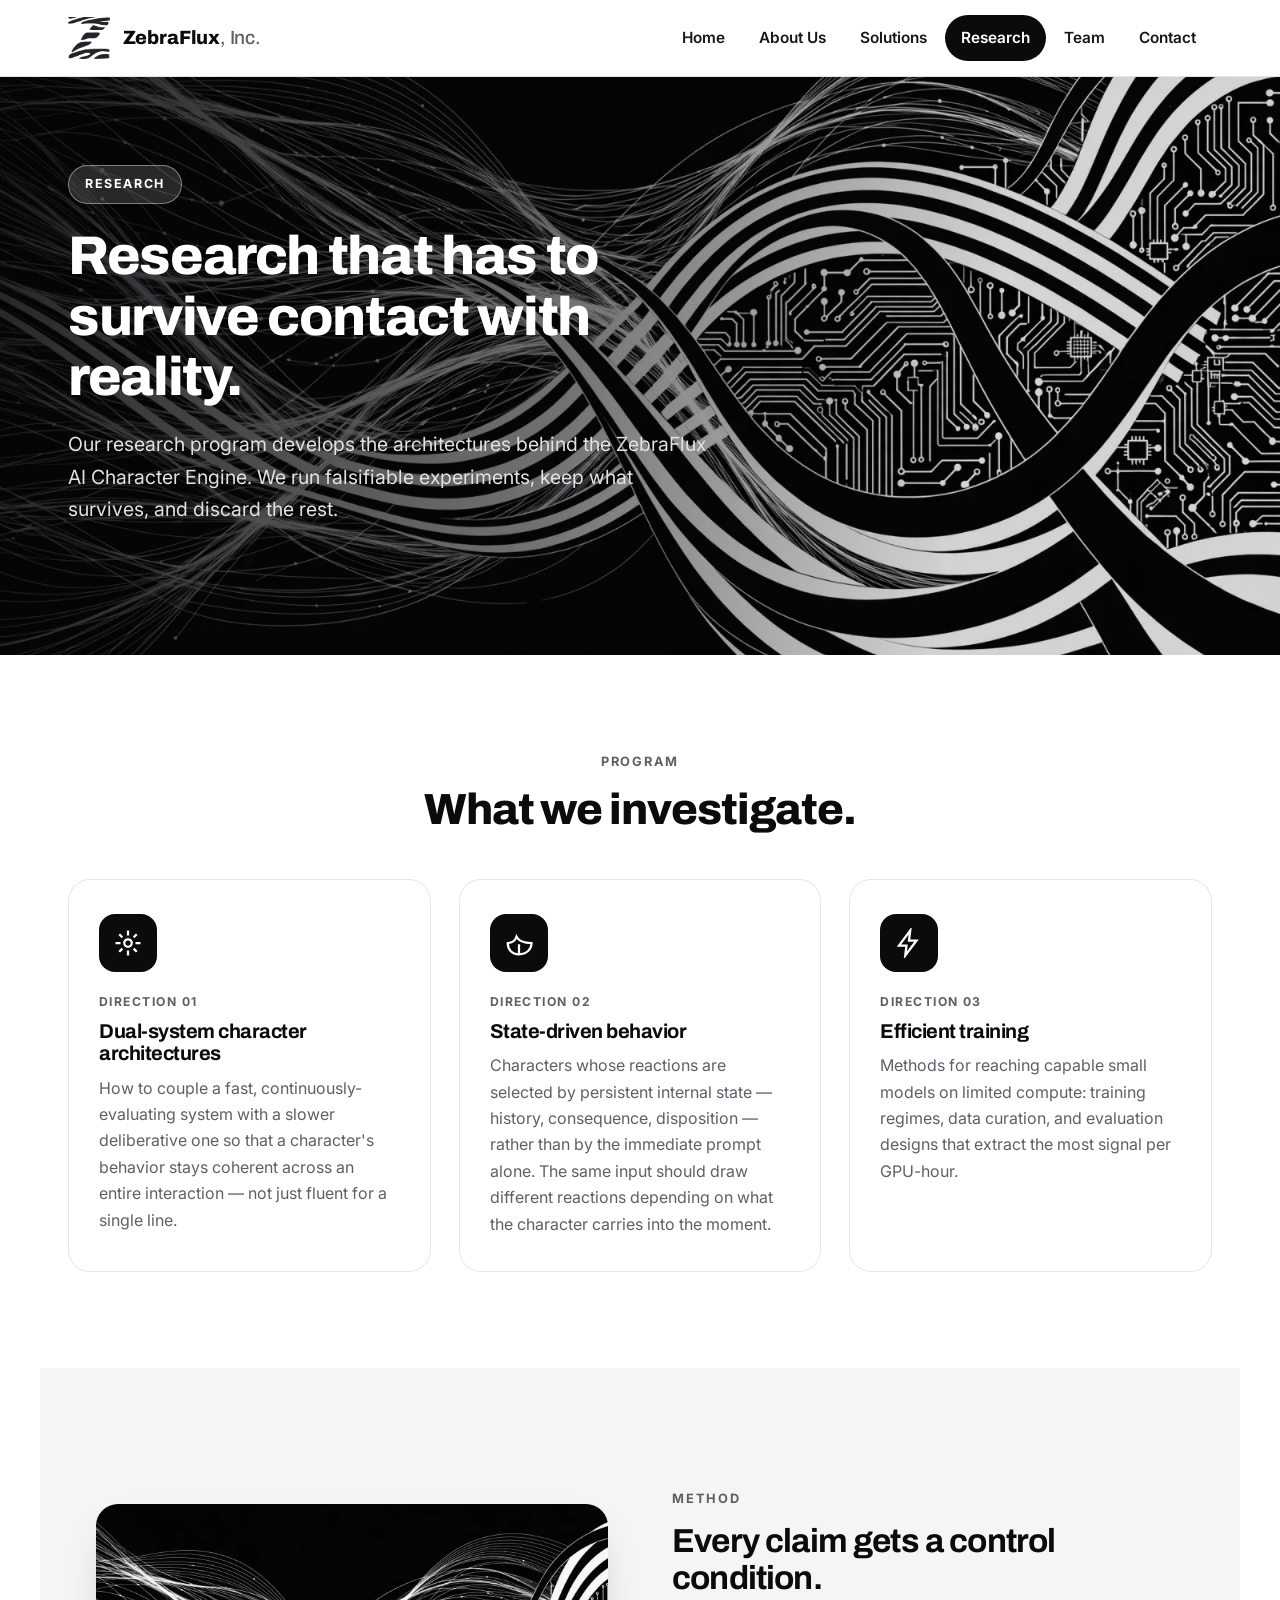
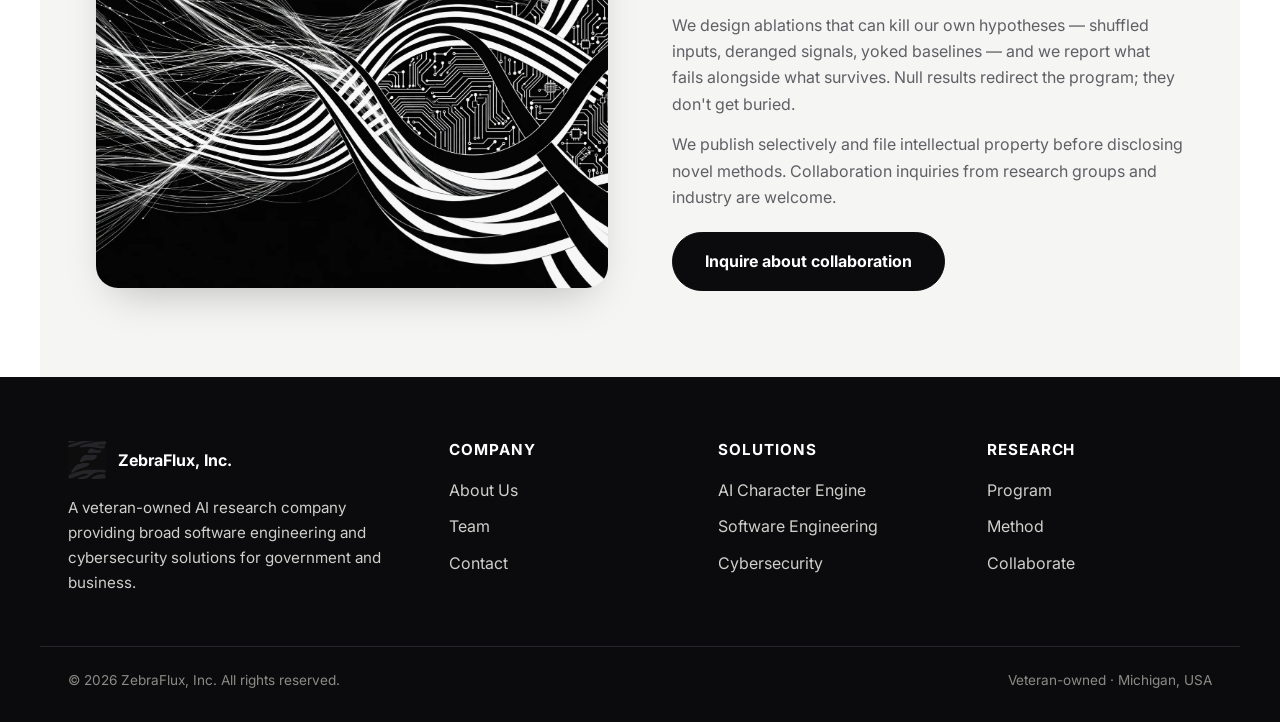
<file: research.html>
<!DOCTYPE html>
<html lang="en">
<head>
<meta charset="UTF-8">
<meta name="viewport" content="width=device-width, initial-scale=1.0">
<title>Research — ZebraFlux, Inc.</title>
<meta name="description" content="ZebraFlux research: dual-system AI architectures for real-time interactive characters, behavioral continuity, and efficient training.">
<link rel="icon" type="image/png" href="assets/favicon-64.png">
<link rel="preconnect" href="https://fonts.googleapis.com">
<link rel="preconnect" href="https://fonts.gstatic.com" crossorigin>
<link href="https://fonts.googleapis.com/css2?family=Archivo:wght@500;700;800&family=Inter:wght@400;500;600;700&display=swap" rel="stylesheet">
<link rel="stylesheet" href="css/style.css">
</head>
<body>

<header class="site-header">
  <div class="header-inner">
    <a class="brand" href="index.html">
      <img src="assets/zebraflux-logo-official-128.webp" alt="ZebraFlux logo" width="128" height="129">
      <span class="brand-name">ZebraFlux<span>, Inc.</span></span>
    </a>
    <button class="nav-toggle" aria-label="Menu" onclick="document.querySelector('.nav').classList.toggle('open')">☰</button>
    <nav class="nav">
      <a href="index.html">Home</a>
      <a href="about.html">About Us</a>
      <a href="solutions.html">Solutions</a>
      <a href="research.html" class="active">Research</a>
      <a href="team.html">Team</a>
      <a href="contact.html">Contact</a>
    </nav>
  </div>
</header>
<main>

<section class="hero-photo hero-short">
  <img class="bg" src="assets/research-dual.webp" srcset="assets/research-dual-640.webp 640w, assets/research-dual-1024.webp 1024w, assets/research-dual-1600.webp 1600w, assets/research-dual.webp 1920w" sizes="100vw" fetchpriority="high" alt="Two interweaving systems rendered as stripe-like data streams">
  <div class="scrim"></div>
  <div class="hero-inner">
    <div class="constrain">
      <span class="chip">Research</span>
      <h1>Research that has to survive contact with reality.</h1>
      <p class="lede">Our research program develops the architectures behind the ZebraFlux AI Character Engine. We run falsifiable experiments, keep what survives, and discard the rest.</p>
    </div>
  </div>
</section>

<section class="wrap">
  <div class="center">
    <p class="eyebrow">Program</p>
    <h2 class="section-title">What we investigate.</h2>
  </div>
  <div class="icon-cards">
    <div class="icon-card">
      <div class="glyph"><svg viewBox="0 0 24 24"><circle cx="12" cy="12" r="3"/><path d="M12 2v4M12 18v4M2 12h4M18 12h4M5 5l2.5 2.5M16.5 16.5L19 19M19 5l-2.5 2.5M7.5 16.5L5 19"/></svg></div>
      <div class="kicker" style="font-size:.76rem;font-weight:700;letter-spacing:.12em;text-transform:uppercase;color:var(--muted);margin-bottom:8px">Direction 01</div>
      <h3>Dual-system character architectures</h3>
      <p>How to couple a fast, continuously-evaluating system with a slower deliberative one so that a character's behavior stays coherent across an entire interaction — not just fluent for a single line.</p>
    </div>
    <div class="icon-card">
      <div class="glyph"><svg viewBox="0 0 24 24"><path d="M12 21c-6 0-9-4-9-9 4 0 6-2 7-5 2 4 8 5 12 5 0 5-4 9-10 9z"/><path d="M12 21v-8"/></svg></div>
      <div class="kicker" style="font-size:.76rem;font-weight:700;letter-spacing:.12em;text-transform:uppercase;color:var(--muted);margin-bottom:8px">Direction 02</div>
      <h3>State-driven behavior</h3>
      <p>Characters whose reactions are selected by persistent internal state — history, consequence, disposition — rather than by the immediate prompt alone. The same input should draw different reactions depending on what the character carries into the moment.</p>
    </div>
    <div class="icon-card">
      <div class="glyph"><svg viewBox="0 0 24 24"><path d="M13 2L4 14h6l-1 8 9-12h-6z"/></svg></div>
      <div class="kicker" style="font-size:.76rem;font-weight:700;letter-spacing:.12em;text-transform:uppercase;color:var(--muted);margin-bottom:8px">Direction 03</div>
      <h3>Efficient training</h3>
      <p>Methods for reaching capable small models on limited compute: training regimes, data curation, and evaluation designs that extract the most signal per GPU-hour.</p>
    </div>
  </div>
</section>

<section class="wrap tight" id="method" style="background:var(--wash)">
  <div style="max-width:var(--maxw);margin:0 auto;padding:0 28px">
    <div class="feature">
      <div class="f-media"><img src="assets/research-dual.webp" srcset="assets/research-dual-640.webp 640w, assets/research-dual-1024.webp 1024w, assets/research-dual-1600.webp 1600w, assets/research-dual.webp 1920w" sizes="(max-width: 960px) 100vw, 568px" alt="Interweaving fast and slow system streams"></div>
      <div class="f-text">
        <p class="eyebrow">Method</p>
        <h3>Every claim gets a control condition.</h3>
        <p>We design ablations that can kill our own hypotheses — shuffled inputs, deranged signals, yoked baselines — and we report what fails alongside what survives. Null results redirect the program; they don't get buried.</p>
        <p>We publish selectively and file intellectual property before disclosing novel methods. Collaboration inquiries from research groups and industry are welcome.</p>
        <p style="margin-top:22px"><a class="btn dark" href="contact.html">Inquire about collaboration</a></p>
      </div>
    </div>
  </div>
</section>

</main>
<footer>
  <div class="footer-inner">
    <div>
      <div class="footer-brand">
        <img src="assets/zebraflux-logo-official-dark-128.webp" alt="ZebraFlux logo" width="128" height="129">
        <strong style="color:#fff">ZebraFlux, Inc.</strong>
      </div>
      <p style="font-size:.95rem;max-width:30em">A veteran-owned AI research company providing broad software engineering and cybersecurity solutions for government and business.</p>
    </div>
    <div>
      <h3>Company</h3>
      <a href="about.html">About Us</a>
      <a href="team.html">Team</a>
      <a href="contact.html">Contact</a>
    </div>
    <div>
      <h3>Solutions</h3>
      <a href="solutions.html#character-engine">AI Character Engine</a>
      <a href="solutions.html#engineering">Software Engineering</a>
      <a href="solutions.html#cybersecurity">Cybersecurity</a>
    </div>
    <div>
      <h3>Research</h3>
      <a href="research.html">Program</a>
      <a href="research.html#method">Method</a>
      <a href="contact.html">Collaborate</a>
    </div>
  </div>
  <div class="fineprint">
    <span>© <span id="yr">2026</span> ZebraFlux, Inc. All rights reserved.</span>
    <span>Veteran-owned · Michigan, USA</span>
  </div>
</footer>
<script src="js/main.js"></script>
<!--Start of Tawk.to Script-->
<script type="text/javascript">
    var Tawk_API=Tawk_API||{}, Tawk_LoadStart=new Date();
    (function(){
        var s1=document.createElement("script"),s0=document.getElementsByTagName("script")[0];
        s1.async=true;
        s1.src='https://embed.tawk.to/6643040607f59932ab3f4c1a/1htqsfe61';
        s1.charset='UTF-8';
        s0.parentNode.insertBefore(s1,s0);
    })();
</script>
<!--End of Tawk.to Script-->
</body>
</html>
</file>
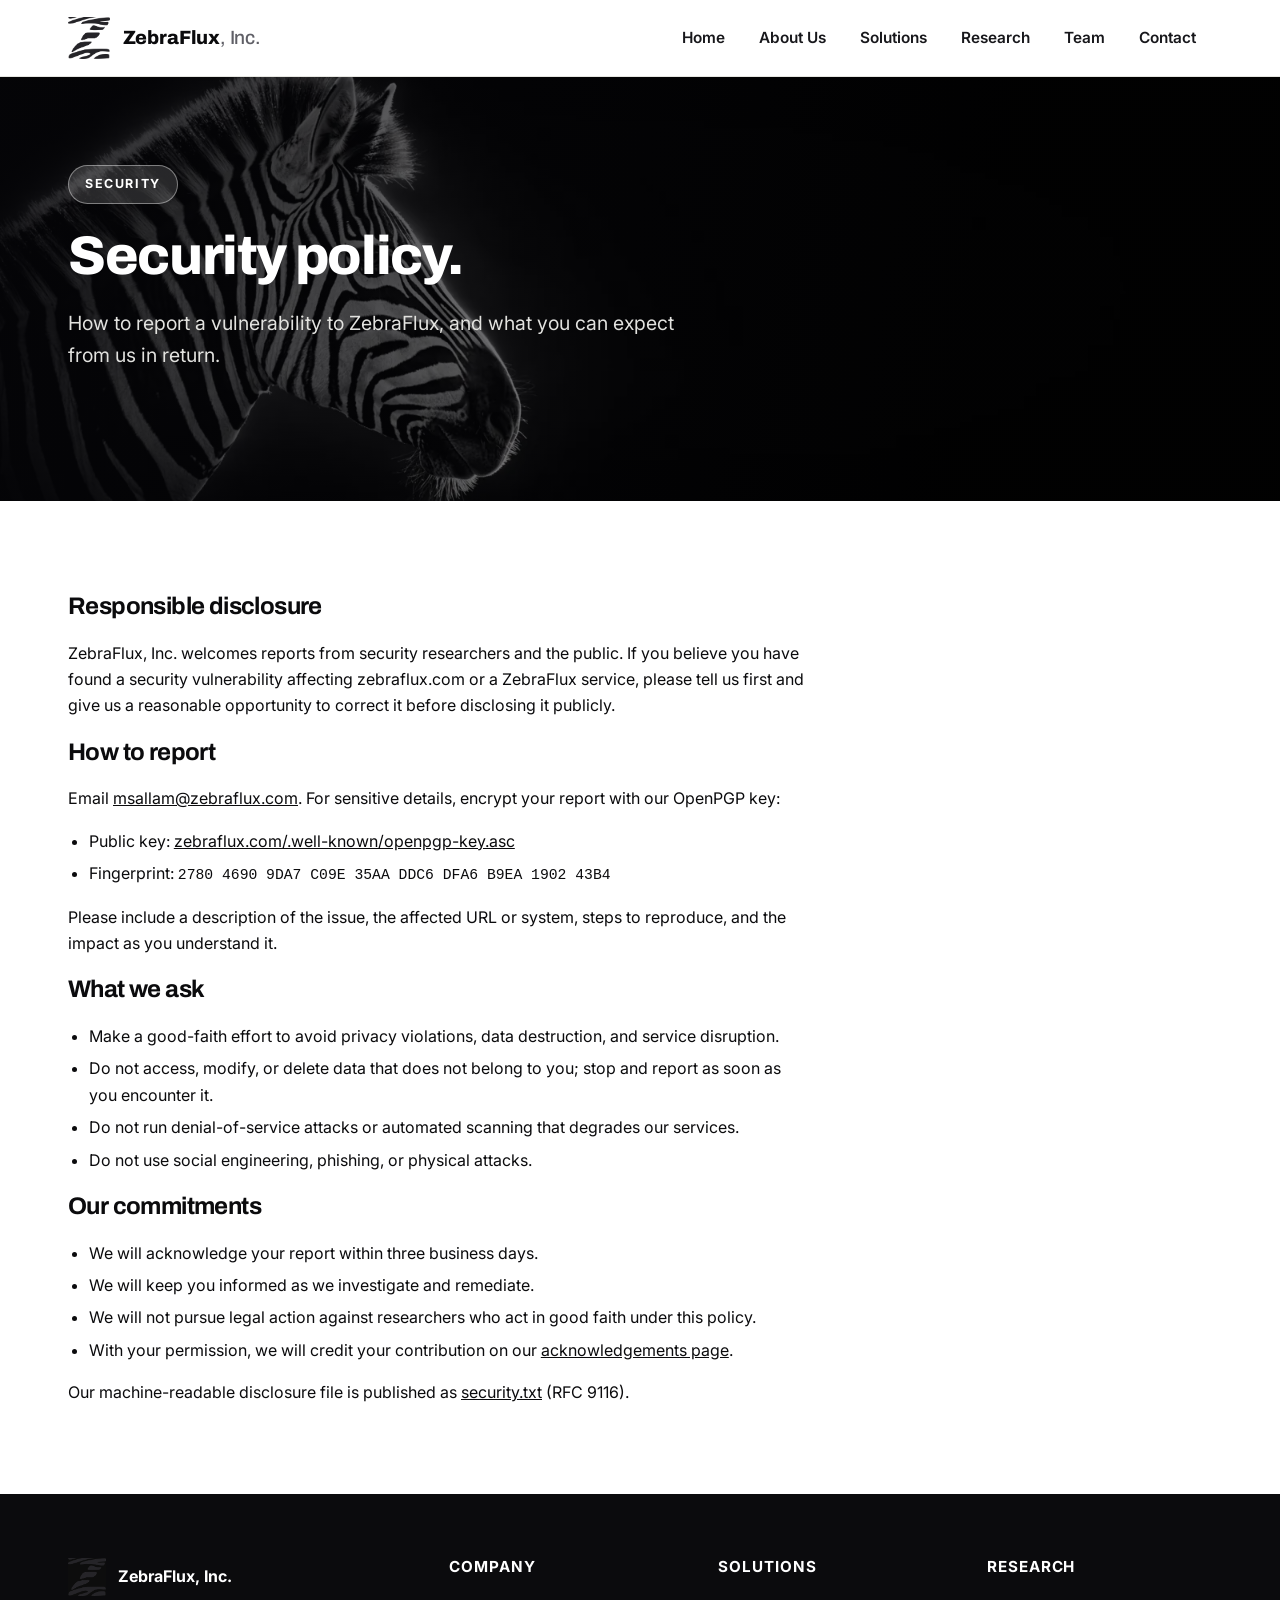
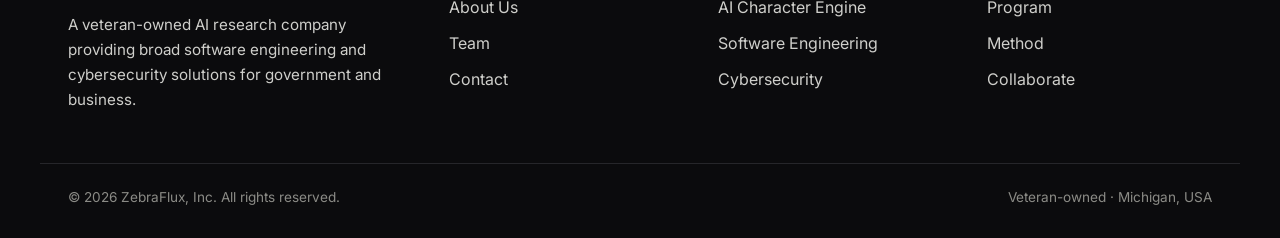
<file: security-policy.html>
<!DOCTYPE html>
<html lang="en">
<head>
<meta charset="UTF-8">
<meta name="viewport" content="width=device-width, initial-scale=1.0">
<title>Security Policy — ZebraFlux, Inc.</title>
<meta name="description" content="ZebraFlux, Inc. responsible disclosure policy: how to report a security vulnerability, and what reporters can expect.">
<link rel="icon" type="image/png" href="assets/favicon-64.png">
<link rel="preconnect" href="https://fonts.googleapis.com">
<link rel="preconnect" href="https://fonts.gstatic.com" crossorigin>
<link href="https://fonts.googleapis.com/css2?family=Archivo:wght@500;700;800&family=Inter:wght@400;500;600;700&display=swap" rel="stylesheet">
<link rel="stylesheet" href="css/style.css">
<style>
  .prose { max-width: 46em; }
  .prose p, .prose li { line-height: 1.65; }
  .prose ul { padding-left: 1.3em; }
  .prose li { margin: 6px 0; }
  .mono { font-family: ui-monospace, SFMono-Regular, Menlo, monospace; font-size: .92em; word-break: break-all; }
</style>
</head>
<body>

<header class="site-header">
  <div class="header-inner">
    <a class="brand" href="index.html">
      <img src="assets/zebraflux-logo-official-128.webp" alt="ZebraFlux logo" width="128" height="129">
      <span class="brand-name">ZebraFlux<span>, Inc.</span></span>
    </a>
    <button class="nav-toggle" aria-label="Menu" onclick="document.querySelector('.nav').classList.toggle('open')">☰</button>
    <nav class="nav">
      <a href="index.html">Home</a>
      <a href="about.html">About Us</a>
      <a href="solutions.html">Solutions</a>
      <a href="research.html">Research</a>
      <a href="team.html">Team</a>
      <a href="contact.html">Contact</a>
    </nav>
  </div>
</header>
<main>

<section class="hero-photo hero-short">
  <img class="bg" src="assets/hero-zebra.webp" srcset="assets/hero-zebra-640.webp 640w, assets/hero-zebra-1024.webp 1024w, assets/hero-zebra-1600.webp 1600w, assets/hero-zebra.webp 2736w" sizes="100vw" fetchpriority="high" alt="Zebra in dramatic light" style="object-position:center 20%">
  <div class="scrim"></div>
  <div class="hero-inner">
    <div class="constrain">
      <span class="chip">Security</span>
      <h1>Security policy.</h1>
      <p class="lede">How to report a vulnerability to ZebraFlux, and what you can expect from us in return.</p>
    </div>
  </div>
</section>

<section class="wrap tight">
  <div class="prose">
    <h2>Responsible disclosure</h2>
    <p>ZebraFlux, Inc. welcomes reports from security researchers and the public. If you believe you have found a security vulnerability affecting zebraflux.com or a ZebraFlux service, please tell us first and give us a reasonable opportunity to correct it before disclosing it publicly.</p>
    <h2>How to report</h2>
    <p>Email <a href="mailto:msallam@zebraflux.com">msallam@zebraflux.com</a>. For sensitive details, encrypt your report with our OpenPGP key:</p>
    <ul>
      <li>Public key: <a href="/.well-known/openpgp-key.asc">zebraflux.com/.well-known/openpgp-key.asc</a></li>
      <li>Fingerprint: <span class="mono">2780 4690 9DA7 C09E 35AA DDC6 DFA6 B9EA 1902 43B4</span></li>
    </ul>
    <p>Please include a description of the issue, the affected URL or system, steps to reproduce, and the impact as you understand it.</p>
    <h2>What we ask</h2>
    <ul>
      <li>Make a good-faith effort to avoid privacy violations, data destruction, and service disruption.</li>
      <li>Do not access, modify, or delete data that does not belong to you; stop and report as soon as you encounter it.</li>
      <li>Do not run denial-of-service attacks or automated scanning that degrades our services.</li>
      <li>Do not use social engineering, phishing, or physical attacks.</li>
    </ul>
    <h2>Our commitments</h2>
    <ul>
      <li>We will acknowledge your report within three business days.</li>
      <li>We will keep you informed as we investigate and remediate.</li>
      <li>We will not pursue legal action against researchers who act in good faith under this policy.</li>
      <li>With your permission, we will credit your contribution on our <a href="/acknowledgements">acknowledgements page</a>.</li>
    </ul>
    <p>Our machine-readable disclosure file is published as <a href="/.well-known/security.txt">security.txt</a> (RFC 9116).</p>
  </div>
</section>

</main>
<footer>
  <div class="footer-inner">
    <div>
      <div class="footer-brand">
        <img src="assets/zebraflux-logo-official-dark-128.webp" alt="ZebraFlux logo" width="128" height="129">
        <strong style="color:#fff">ZebraFlux, Inc.</strong>
      </div>
      <p style="font-size:.95rem;max-width:30em">A veteran-owned AI research company providing broad software engineering and cybersecurity solutions for government and business.</p>
    </div>
    <div>
      <h3>Company</h3>
      <a href="about.html">About Us</a>
      <a href="team.html">Team</a>
      <a href="contact.html">Contact</a>
    </div>
    <div>
      <h3>Solutions</h3>
      <a href="solutions.html#character-engine">AI Character Engine</a>
      <a href="solutions.html#engineering">Software Engineering</a>
      <a href="solutions.html#cybersecurity">Cybersecurity</a>
    </div>
    <div>
      <h3>Research</h3>
      <a href="research.html">Program</a>
      <a href="research.html#method">Method</a>
      <a href="contact.html">Collaborate</a>
    </div>
  </div>
  <div class="fineprint">
    <span>© <span id="yr">2026</span> ZebraFlux, Inc. All rights reserved.</span>
    <span>Veteran-owned · Michigan, USA</span>
  </div>
</footer>
<script src="js/main.js"></script>
<!--Start of Tawk.to Script-->
<script type="text/javascript">
    var Tawk_API=Tawk_API||{}, Tawk_LoadStart=new Date();
    (function(){
        var s1=document.createElement("script"),s0=document.getElementsByTagName("script")[0];
        s1.async=true;
        s1.src='https://embed.tawk.to/6643040607f59932ab3f4c1a/1htqsfe61';
        s1.charset='UTF-8';
        s0.parentNode.insertBefore(s1,s0);
    })();
</script>
<!--End of Tawk.to Script-->
</body>
</html>
</file>
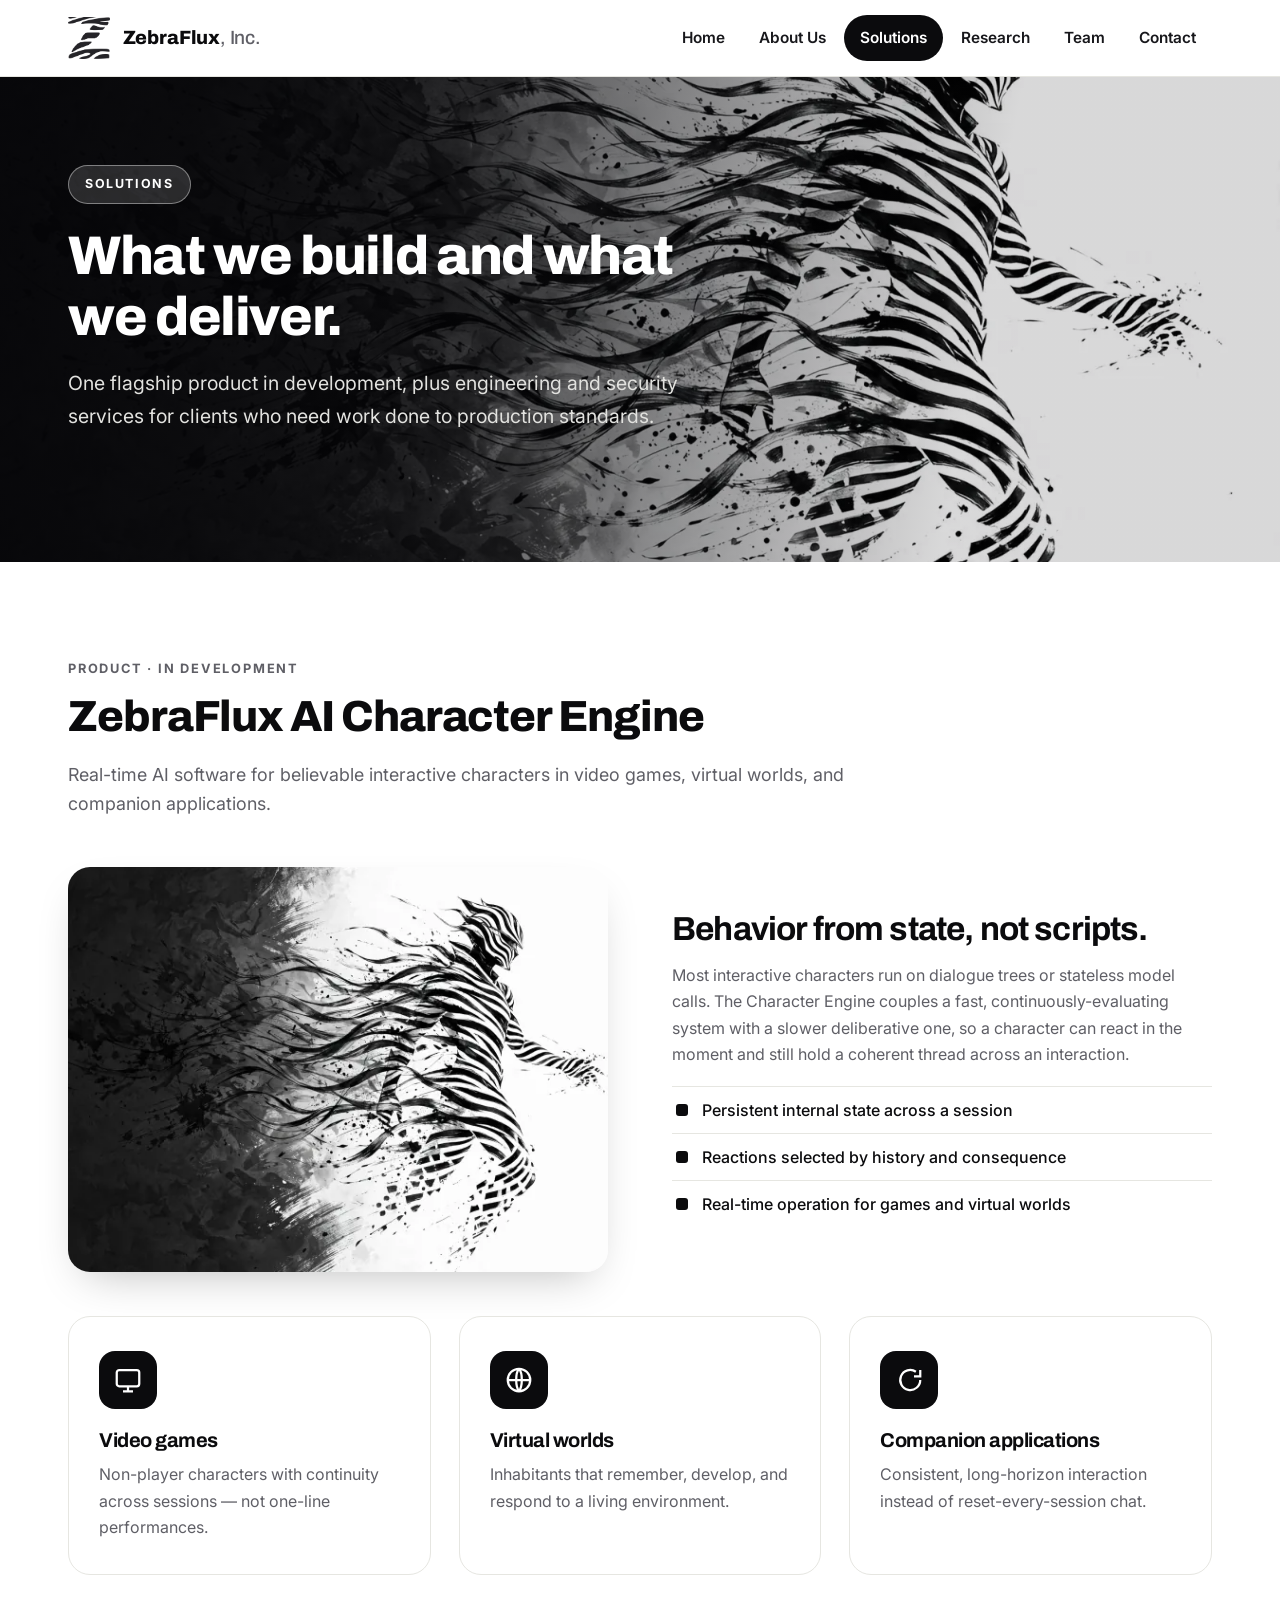
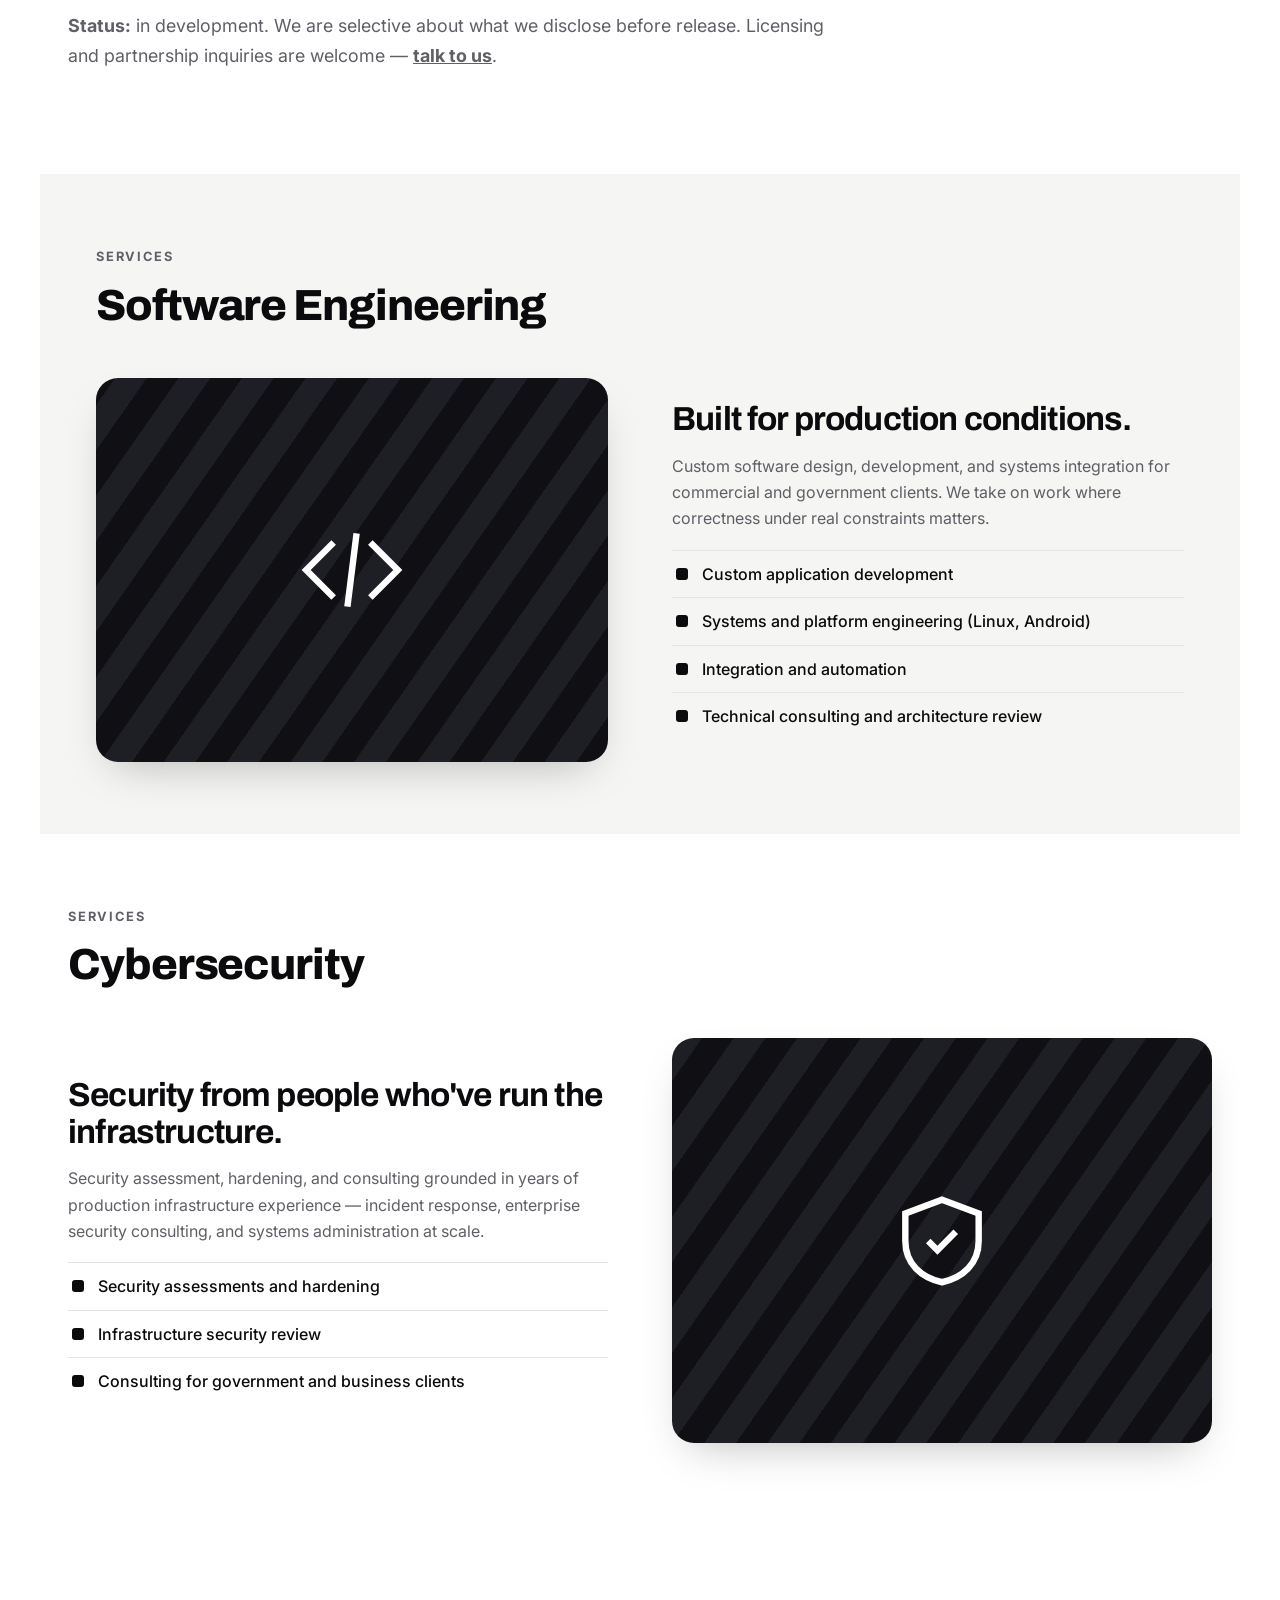
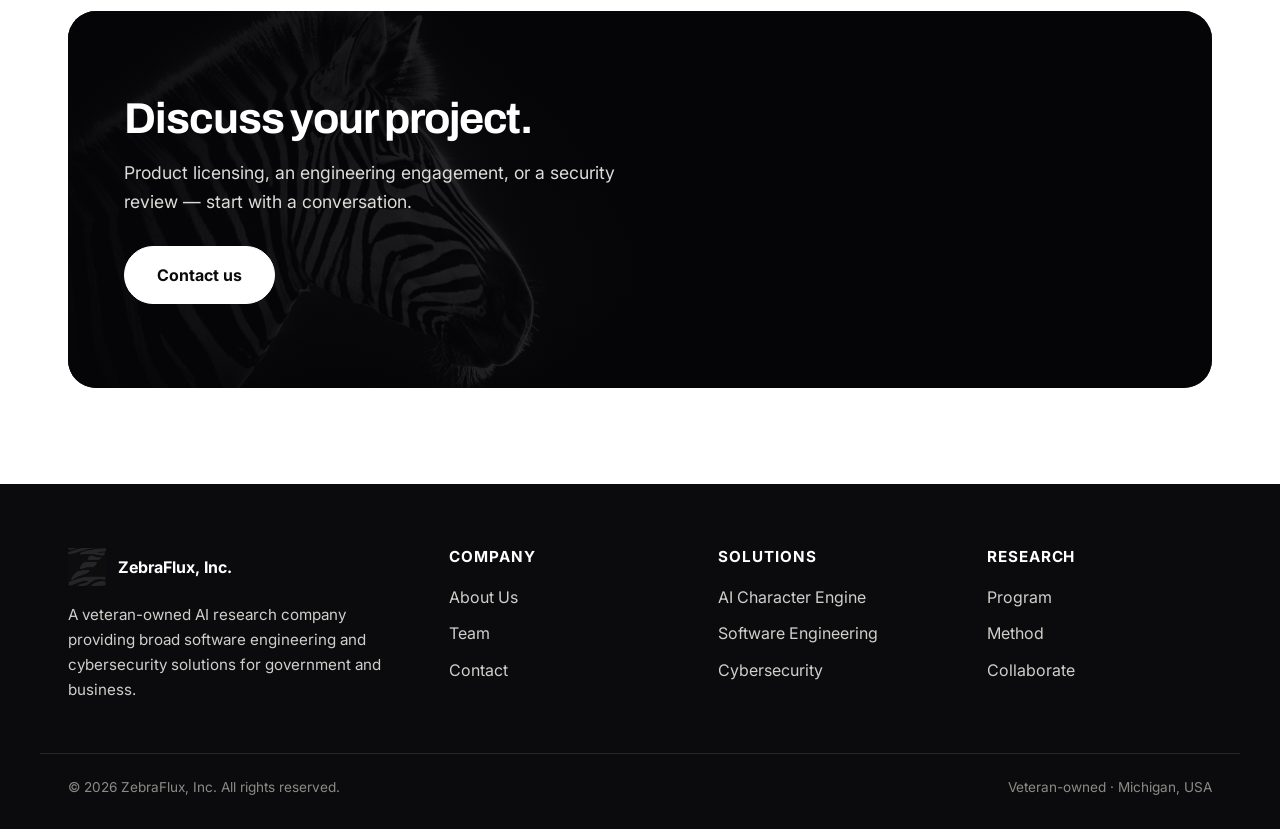
<file: solutions.html>
<!DOCTYPE html>
<html lang="en">
<head>
<meta charset="UTF-8">
<meta name="viewport" content="width=device-width, initial-scale=1.0">
<title>Solutions — ZebraFlux, Inc.</title>
<meta name="description" content="ZebraFlux solutions: the ZebraFlux AI Character Engine for real-time interactive characters, custom software engineering, and cybersecurity solutions for government and business.">
<link rel="icon" type="image/png" href="assets/favicon-64.png">
<link rel="preconnect" href="https://fonts.googleapis.com">
<link rel="preconnect" href="https://fonts.gstatic.com" crossorigin>
<link href="https://fonts.googleapis.com/css2?family=Archivo:wght@500;700;800&family=Inter:wght@400;500;600;700&display=swap" rel="stylesheet">
<link rel="stylesheet" href="css/style.css">
</head>
<body>

<header class="site-header">
  <div class="header-inner">
    <a class="brand" href="index.html">
      <img src="assets/zebraflux-logo-official-128.webp" alt="ZebraFlux logo" width="128" height="129">
      <span class="brand-name">ZebraFlux<span>, Inc.</span></span>
    </a>
    <button class="nav-toggle" aria-label="Menu" onclick="document.querySelector('.nav').classList.toggle('open')">☰</button>
    <nav class="nav">
      <a href="index.html">Home</a>
      <a href="about.html">About Us</a>
      <a href="solutions.html" class="active">Solutions</a>
      <a href="research.html">Research</a>
      <a href="team.html">Team</a>
      <a href="contact.html">Contact</a>
    </nav>
  </div>
</header>
<main>

<section class="hero-photo hero-short">
  <img class="bg" src="assets/engine-figure.webp" srcset="assets/engine-figure-640.webp 640w, assets/engine-figure-1024.webp 1024w, assets/engine-figure-1600.webp 1600w, assets/engine-figure.webp 1920w" sizes="100vw" fetchpriority="high" alt="Character figure dissolving into zebra stripes">
  <div class="scrim"></div>
  <div class="hero-inner">
    <div class="constrain">
      <span class="chip">Solutions</span>
      <h1>What we build and what we deliver.</h1>
      <p class="lede">One flagship product in development, plus engineering and security services for clients who need work done to production standards.</p>
    </div>
  </div>
</section>

<section class="wrap" id="character-engine">
  <p class="eyebrow">Product · In development</p>
  <h2 class="section-title">ZebraFlux AI Character Engine</h2>
  <p class="section-sub">Real-time AI software for believable interactive characters in video games, virtual worlds, and companion applications.</p>
  <div class="feature">
    <div class="f-media"><img src="assets/engine-figure.webp" srcset="assets/engine-figure-640.webp 640w, assets/engine-figure-1024.webp 1024w, assets/engine-figure-1600.webp 1600w, assets/engine-figure.webp 1920w" sizes="(max-width: 960px) 100vw, 568px" alt="Stylized character formed from zebra stripes"></div>
    <div class="f-text">
      <h3>Behavior from state, not scripts.</h3>
      <p>Most interactive characters run on dialogue trees or stateless model calls. The Character Engine couples a fast, continuously-evaluating system with a slower deliberative one, so a character can react in the moment and still hold a coherent thread across an interaction.</p>
      <ul>
        <li>Persistent internal state across a session</li>
        <li>Reactions selected by history and consequence</li>
        <li>Real-time operation for games and virtual worlds</li>
      </ul>
    </div>
  </div>
  <div class="icon-cards">
    <div class="icon-card">
      <div class="glyph"><svg viewBox="0 0 24 24"><rect x="3" y="4" width="18" height="13" rx="2"/><path d="M8 21h8M12 17v4"/></svg></div>
      <h3>Video games</h3>
      <p>Non-player characters with continuity across sessions — not one-line performances.</p>
    </div>
    <div class="icon-card">
      <div class="glyph"><svg viewBox="0 0 24 24"><circle cx="12" cy="12" r="9"/><path d="M3 12h18M12 3c3 3.5 3 14 0 18M12 3c-3 3.5-3 14 0 18"/></svg></div>
      <h3>Virtual worlds</h3>
      <p>Inhabitants that remember, develop, and respond to a living environment.</p>
    </div>
    <div class="icon-card">
      <div class="glyph"><svg viewBox="0 0 24 24"><path d="M21 12a8 8 0 1 1-3.5-6.6M21 4v5h-5"/></svg></div>
      <h3>Companion applications</h3>
      <p>Consistent, long-horizon interaction instead of reset-every-session chat.</p>
    </div>
  </div>
  <p class="section-sub" style="margin-top:36px"><strong>Status:</strong> in development. We are selective about what we disclose before release. Licensing and partnership inquiries are welcome — <a href="contact.html" style="font-weight:700">talk to us</a>.</p>
</section>

<section class="wrap tight" id="engineering" style="background:var(--wash)">
  <div style="max-width:var(--maxw);margin:0 auto;padding:0 28px">
    <p class="eyebrow">Services</p>
    <h2 class="section-title">Software Engineering</h2>
    <div class="feature">
      <div class="f-media icon-panel">
        <svg viewBox="0 0 24 24"><path d="M8 6l-6 6 6 6M16 6l6 6-6 6M13 4l-2 16"/></svg>
      </div>
      <div class="f-text">
        <h3>Built for production conditions.</h3>
        <p>Custom software design, development, and systems integration for commercial and government clients. We take on work where correctness under real constraints matters.</p>
        <ul>
          <li>Custom application development</li>
          <li>Systems and platform engineering (Linux, Android)</li>
          <li>Integration and automation</li>
          <li>Technical consulting and architecture review</li>
        </ul>
      </div>
    </div>
  </div>
</section>

<section class="wrap tight" id="cybersecurity">
  <p class="eyebrow">Services</p>
  <h2 class="section-title">Cybersecurity</h2>
  <div class="feature flip">
    <div class="f-media icon-panel">
      <svg viewBox="0 0 24 24"><path d="M12 3l8 3v6c0 5-3.5 8-8 9-4.5-1-8-4-8-9V6z"/><path d="M9 12l2 2 4-4"/></svg>
    </div>
    <div class="f-text">
      <h3>Security from people who've run the infrastructure.</h3>
      <p>Security assessment, hardening, and consulting grounded in years of production infrastructure experience — incident response, enterprise security consulting, and systems administration at scale.</p>
      <ul>
        <li>Security assessments and hardening</li>
        <li>Infrastructure security review</li>
        <li>Consulting for government and business clients</li>
      </ul>
    </div>
  </div>
</section>

<section class="cta-pad">
  <div class="cta-banner">
    <img class="bg" src="assets/hero-zebra.webp" srcset="assets/hero-zebra-640.webp 640w, assets/hero-zebra-1024.webp 1024w, assets/hero-zebra-1600.webp 1600w, assets/hero-zebra.webp 2736w" sizes="100vw" alt="">
    <div class="scrim"></div>
    <div class="cta-inner">
      <h2>Discuss your project.</h2>
      <p>Product licensing, an engineering engagement, or a security review — start with a conversation.</p>
      <a class="btn" href="contact.html">Contact us</a>
    </div>
  </div>
</section>

</main>
<footer>
  <div class="footer-inner">
    <div>
      <div class="footer-brand">
        <img src="assets/zebraflux-logo-official-dark-128.webp" alt="ZebraFlux logo" width="128" height="129">
        <strong style="color:#fff">ZebraFlux, Inc.</strong>
      </div>
      <p style="font-size:.95rem;max-width:30em">A veteran-owned AI research company providing broad software engineering and cybersecurity solutions for government and business.</p>
    </div>
    <div>
      <h3>Company</h3>
      <a href="about.html">About Us</a>
      <a href="team.html">Team</a>
      <a href="contact.html">Contact</a>
    </div>
    <div>
      <h3>Solutions</h3>
      <a href="solutions.html#character-engine">AI Character Engine</a>
      <a href="solutions.html#engineering">Software Engineering</a>
      <a href="solutions.html#cybersecurity">Cybersecurity</a>
    </div>
    <div>
      <h3>Research</h3>
      <a href="research.html">Program</a>
      <a href="research.html#method">Method</a>
      <a href="contact.html">Collaborate</a>
    </div>
  </div>
  <div class="fineprint">
    <span>© <span id="yr">2026</span> ZebraFlux, Inc. All rights reserved.</span>
    <span>Veteran-owned · Michigan, USA</span>
  </div>
</footer>
<script src="js/main.js"></script>
<!--Start of Tawk.to Script-->
<script type="text/javascript">
    var Tawk_API=Tawk_API||{}, Tawk_LoadStart=new Date();
    (function(){
        var s1=document.createElement("script"),s0=document.getElementsByTagName("script")[0];
        s1.async=true;
        s1.src='https://embed.tawk.to/6643040607f59932ab3f4c1a/1htqsfe61';
        s1.charset='UTF-8';
        s0.parentNode.insertBefore(s1,s0);
    })();
</script>
<!--End of Tawk.to Script-->
</body>
</html>
</file>
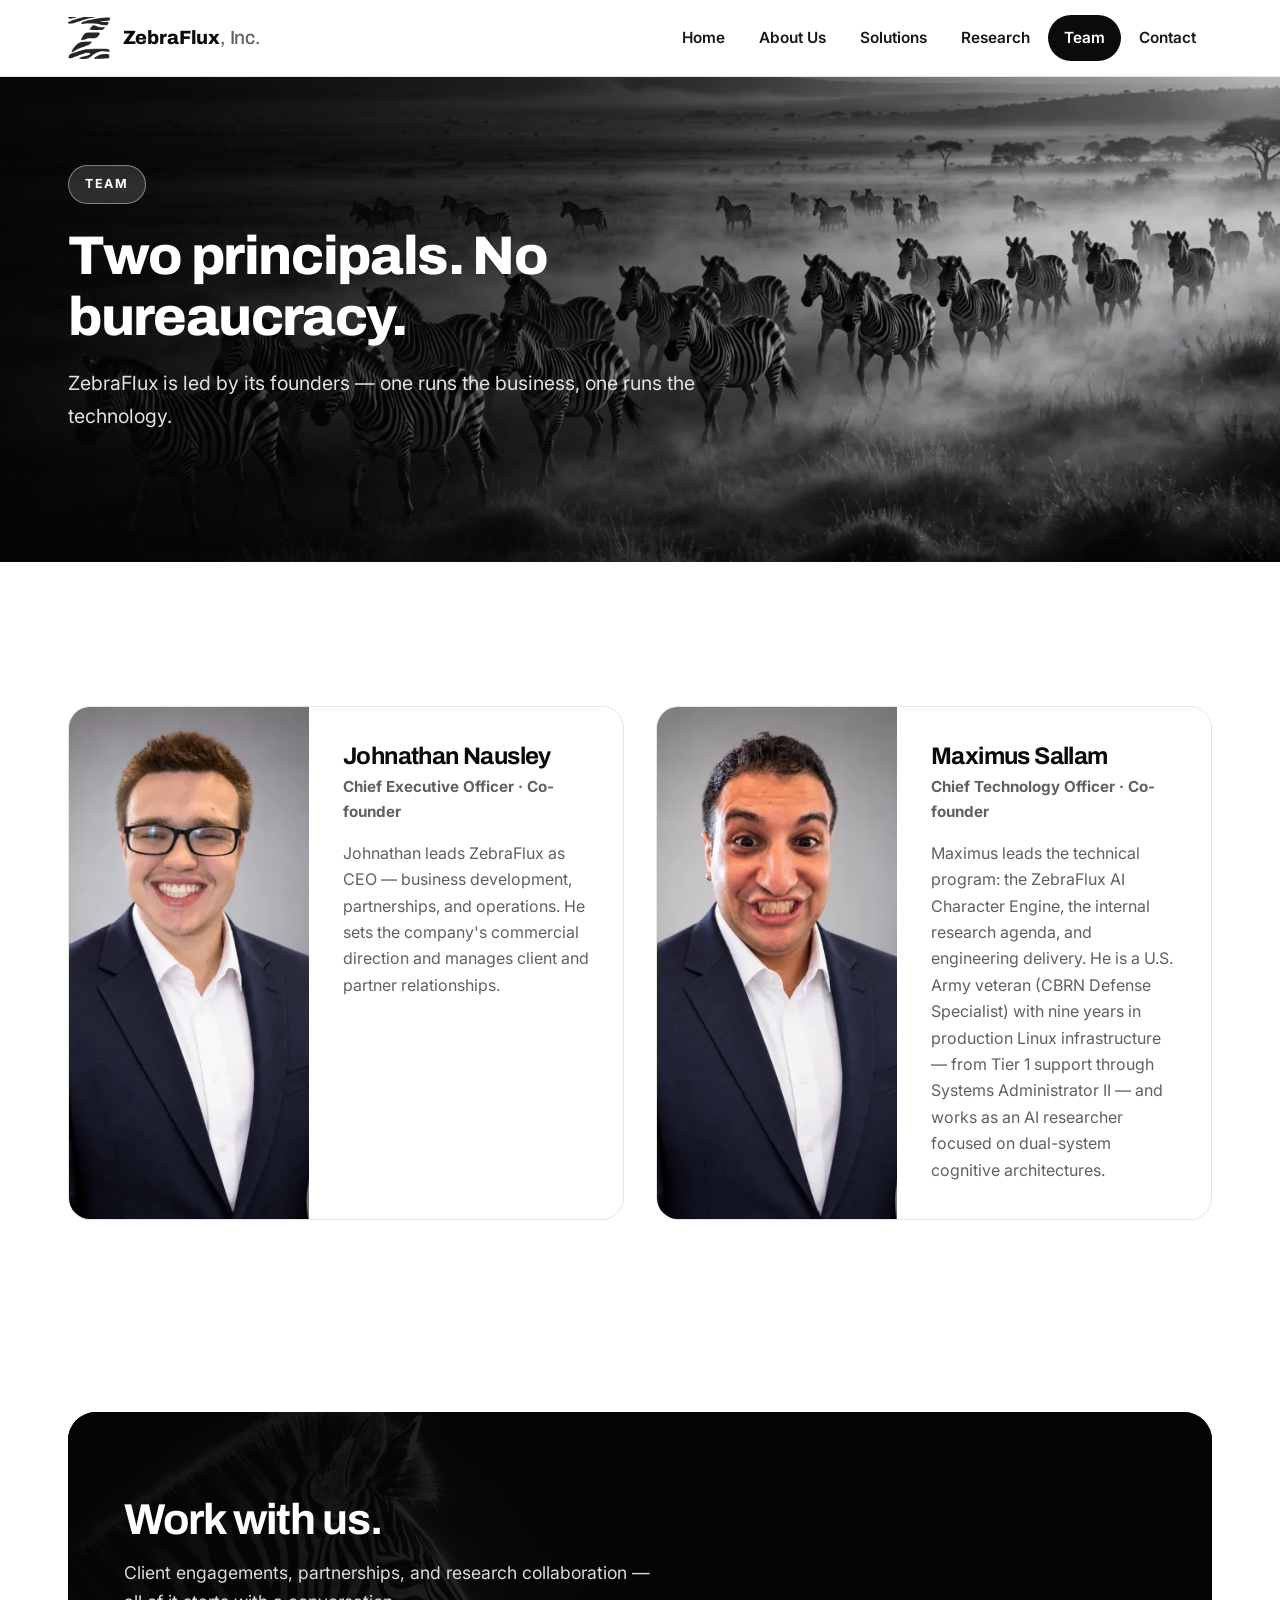
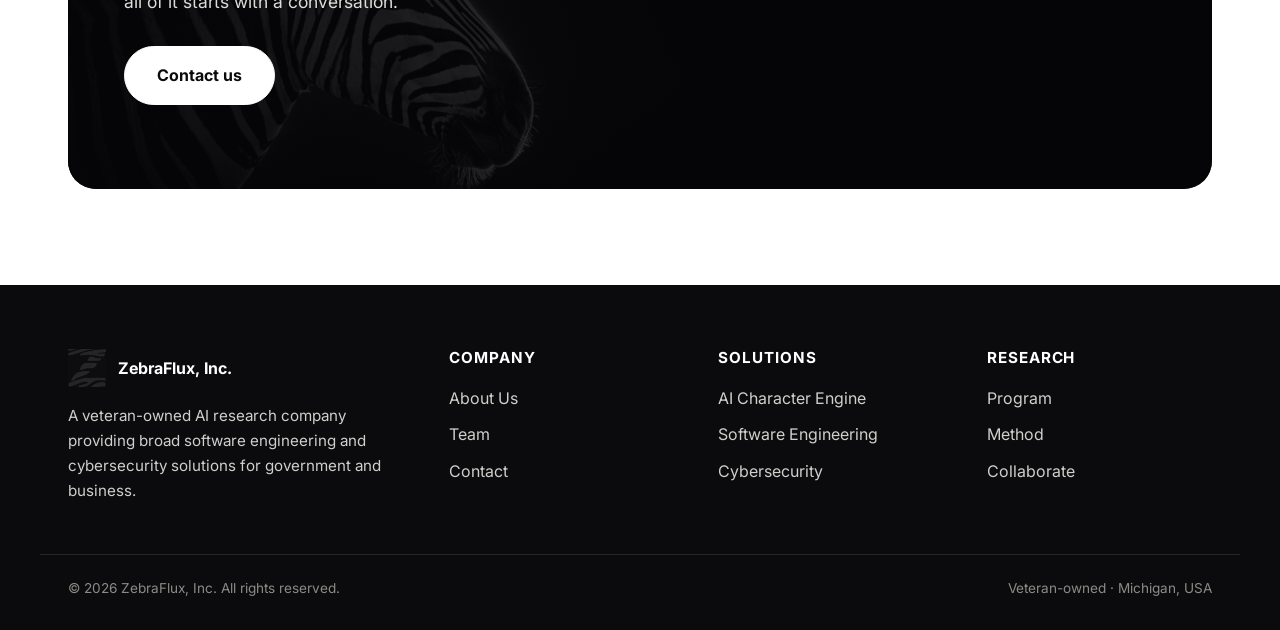
<file: team.html>
<!DOCTYPE html>
<html lang="en">
<head>
<meta charset="UTF-8">
<meta name="viewport" content="width=device-width, initial-scale=1.0">
<title>Team — ZebraFlux, Inc.</title>
<meta name="description" content="ZebraFlux, Inc. leadership: CEO Johnathan Nausley and CTO Maximus Sallam.">
<link rel="icon" type="image/png" href="assets/favicon-64.png">
<link rel="preconnect" href="https://fonts.googleapis.com">
<link rel="preconnect" href="https://fonts.gstatic.com" crossorigin>
<link href="https://fonts.googleapis.com/css2?family=Archivo:wght@500;700;800&family=Inter:wght@400;500;600;700&display=swap" rel="stylesheet">
<link rel="stylesheet" href="css/style.css">
</head>
<body>

<header class="site-header">
  <div class="header-inner">
    <a class="brand" href="index.html">
      <img src="assets/zebraflux-logo-official-128.webp" alt="ZebraFlux logo" width="128" height="129">
      <span class="brand-name">ZebraFlux<span>, Inc.</span></span>
    </a>
    <button class="nav-toggle" aria-label="Menu" onclick="document.querySelector('.nav').classList.toggle('open')">☰</button>
    <nav class="nav">
      <a href="index.html">Home</a>
      <a href="about.html">About Us</a>
      <a href="solutions.html">Solutions</a>
      <a href="research.html">Research</a>
      <a href="team.html" class="active">Team</a>
      <a href="contact.html">Contact</a>
    </nav>
  </div>
</header>
<main>

<section class="hero-photo hero-short">
  <img class="bg" src="assets/about-herd.webp" srcset="assets/about-herd-640.webp 640w, assets/about-herd-1024.webp 1024w, assets/about-herd-1600.webp 1600w, assets/about-herd.webp 2352w" sizes="100vw" fetchpriority="high" alt="Zebra herd at dawn" style="object-position:center 30%">
  <div class="scrim"></div>
  <div class="hero-inner">
    <div class="constrain">
      <span class="chip">Team</span>
      <h1>Two principals. No bureaucracy.</h1>
      <p class="lede">ZebraFlux is led by its founders — one runs the business, one runs the technology.</p>
    </div>
  </div>
</section>

<section class="wrap">
  <div class="team-grid">
    <div class="member">
      <img class="photo-frame" src="assets/john_nausley_ceo-480.webp" srcset="assets/john_nausley_ceo-480.webp 480w, assets/john_nausley_ceo-960.webp 960w" sizes="(max-width: 960px) 100vw, 240px" width="480" height="600" alt="Johnathan Nausley, Chief Executive Officer">
      <div class="bio">
        <h2>Johnathan Nausley</h2>
        <div class="role">Chief Executive Officer · Co-founder</div>
        <p>Johnathan leads ZebraFlux as CEO — business development, partnerships, and operations. He sets the company's commercial direction and manages client and partner relationships.</p>
      </div>
    </div>
    <div class="member">
      <img class="photo-frame" src="assets/maximus_sallam_cto-480.webp" srcset="assets/maximus_sallam_cto-480.webp 480w, assets/maximus_sallam_cto-960.webp 960w" sizes="(max-width: 960px) 100vw, 240px" width="480" height="600" alt="Maximus Sallam, Chief Technology Officer">
      <div class="bio">
        <h2>Maximus Sallam</h2>
        <div class="role">Chief Technology Officer · Co-founder</div>
        <p>Maximus leads the technical program: the ZebraFlux AI Character Engine, the internal research agenda, and engineering delivery. He is a U.S. Army veteran (CBRN Defense Specialist) with nine years in production Linux infrastructure — from Tier 1 support through Systems Administrator II — and works as an AI researcher focused on dual-system cognitive architectures.</p>
      </div>
    </div>
  </div>
</section>

<section class="cta-pad">
  <div class="cta-banner">
    <img class="bg" src="assets/hero-zebra.webp" srcset="assets/hero-zebra-640.webp 640w, assets/hero-zebra-1024.webp 1024w, assets/hero-zebra-1600.webp 1600w, assets/hero-zebra.webp 2736w" sizes="100vw" alt="">
    <div class="scrim"></div>
    <div class="cta-inner">
      <h2>Work with us.</h2>
      <p>Client engagements, partnerships, and research collaboration — all of it starts with a conversation.</p>
      <a class="btn" href="contact.html">Contact us</a>
    </div>
  </div>
</section>

</main>
<footer>
  <div class="footer-inner">
    <div>
      <div class="footer-brand">
        <img src="assets/zebraflux-logo-official-dark-128.webp" alt="ZebraFlux logo" width="128" height="129">
        <strong style="color:#fff">ZebraFlux, Inc.</strong>
      </div>
      <p style="font-size:.95rem;max-width:30em">A veteran-owned AI research company providing broad software engineering and cybersecurity solutions for government and business.</p>
    </div>
    <div>
      <h3>Company</h3>
      <a href="about.html">About Us</a>
      <a href="team.html">Team</a>
      <a href="contact.html">Contact</a>
    </div>
    <div>
      <h3>Solutions</h3>
      <a href="solutions.html#character-engine">AI Character Engine</a>
      <a href="solutions.html#engineering">Software Engineering</a>
      <a href="solutions.html#cybersecurity">Cybersecurity</a>
    </div>
    <div>
      <h3>Research</h3>
      <a href="research.html">Program</a>
      <a href="research.html#method">Method</a>
      <a href="contact.html">Collaborate</a>
    </div>
  </div>
  <div class="fineprint">
    <span>© <span id="yr">2026</span> ZebraFlux, Inc. All rights reserved.</span>
    <span>Veteran-owned · Michigan, USA</span>
  </div>
</footer>
<script src="js/main.js"></script>
<!--Start of Tawk.to Script-->
<script type="text/javascript">
    var Tawk_API=Tawk_API||{}, Tawk_LoadStart=new Date();
    (function(){
        var s1=document.createElement("script"),s0=document.getElementsByTagName("script")[0];
        s1.async=true;
        s1.src='https://embed.tawk.to/6643040607f59932ab3f4c1a/1htqsfe61';
        s1.charset='UTF-8';
        s0.parentNode.insertBefore(s1,s0);
    })();
</script>
<!--End of Tawk.to Script-->
</body>
</html>
</file>
<file: css/style.css>
/* ZebraFlux, Inc. — zebraflux.com
   Design language: Google developer sites (tensorflow.org / developers.google.com)
   — big display type, rounded cards, full-bleed photo heroes, generous whitespace.
   Palette: zebra monochrome. */
:root {
  --ink: #0b0b0d;
  --ink-2: #17171b;
  --paper: #ffffff;
  --wash: #f5f5f3;
  --line: #e6e6e1;
  --muted: #5f5f66;
  --radius: 22px;
  --maxw: 1200px;
  --display: "Archivo", "Inter", -apple-system, "Segoe UI", Roboto, sans-serif;
  --body: "Inter", -apple-system, BlinkMacSystemFont, "Segoe UI", Roboto, sans-serif;
  --shadow: 0 18px 45px -18px rgba(0,0,0,.28);
}
* { box-sizing: border-box; }
html { scroll-behavior: smooth; }
body { margin: 0; font-family: var(--body); color: var(--ink); background: var(--paper); line-height: 1.65; -webkit-font-smoothing: antialiased; }
img { max-width: 100%; display: block; }
a { color: inherit; }
h1, h2, h3 { font-family: var(--display); letter-spacing: -0.025em; line-height: 1.12; }

/* ---------- header ---------- */
.site-header { position: sticky; top: 0; z-index: 60; background: rgba(255,255,255,.94); backdrop-filter: blur(10px); border-bottom: 1px solid var(--line); }
.header-inner { max-width: var(--maxw); margin: 0 auto; padding: 0 28px; height: 76px; display: flex; align-items: center; justify-content: space-between; }
.brand { display: flex; align-items: center; gap: 13px; text-decoration: none; }
.brand img { height: 42px; width: auto; }
.brand-name { font-family: var(--display); font-weight: 800; font-size: 1.2rem; letter-spacing: -.01em; }
.brand-name span { font-weight: 500; color: var(--muted); }
.nav { display: flex; gap: 2px; align-items: center; }
.nav a { text-decoration: none; font-weight: 600; font-size: .96rem; padding: 10px 16px; border-radius: 999px; color: var(--ink-2); }
.nav a:hover { background: var(--wash); }
.nav a.active { background: var(--ink); color: #fff; }
.nav-toggle { display: none; background: none; border: 1px solid var(--line); border-radius: 10px; padding: 8px 13px; font-size: 1.15rem; cursor: pointer; }

/* ---------- buttons / chips ---------- */
.btn { display: inline-block; text-decoration: none; font-weight: 700; font-size: 1rem; padding: 15px 32px; border-radius: 999px; background: #fff; color: var(--ink); border: 1px solid #fff; transition: transform .15s ease; }
.btn:hover { transform: translateY(-2px); }
.btn.dark { background: var(--ink); color: #fff; border-color: var(--ink); }
.btn.ghost { background: transparent; color: #fff; border-color: rgba(255,255,255,.55); margin-left: 12px; }
.btn.ghost:hover { border-color: #fff; }
.chip { display: inline-block; font-size: .78rem; font-weight: 700; letter-spacing: .13em; text-transform: uppercase; padding: 8px 16px; border-radius: 999px; background: rgba(255,255,255,.14); border: 1px solid rgba(255,255,255,.4); color: #fff; margin-bottom: 22px; }
.chip.dark { background: var(--ink); border-color: var(--ink); color: #fff; }
.chip.light { background: var(--wash); border-color: var(--line); color: var(--ink); }

/* ---------- photo hero ---------- */
.hero-photo { position: relative; color: #fff; overflow: hidden; background: var(--ink); }
.hero-photo > img.bg { position: absolute; inset: 0; width: 100%; height: 100%; object-fit: cover; }
.hero-photo .scrim { position: absolute; inset: 0; background: linear-gradient(100deg, rgba(5,5,8,.88) 0%, rgba(5,5,8,.55) 45%, rgba(5,5,8,.15) 75%); }
.hero-inner { position: relative; z-index: 1; max-width: var(--maxw); margin: 0 auto; padding: 120px 28px 130px; max-width: var(--maxw); }
.hero-inner .constrain { max-width: 640px; }
.hero-photo h1 { font-size: clamp(2.6rem, 5.6vw, 4.4rem); margin: 0 0 20px; font-weight: 800; }
.hero-photo p.lede { font-size: 1.22rem; color: #e2e2df; max-width: 36em; margin: 0 0 34px; }
.hero-short .hero-inner { padding: 88px 28px 96px; }
.hero-short h1 { font-size: clamp(2.2rem, 4.4vw, 3.4rem); }

/* ---------- layout ---------- */
.wrap { max-width: var(--maxw); margin: 0 auto; padding: 96px 28px; }
.wrap.tight { padding: 72px 28px; }
.eyebrow { font-size: .8rem; font-weight: 700; letter-spacing: .14em; text-transform: uppercase; color: var(--muted); margin: 0 0 14px; }
.section-title { font-size: clamp(1.9rem, 3.4vw, 2.8rem); margin: 0 0 18px; font-weight: 800; }
.section-sub { font-size: 1.12rem; color: var(--muted); max-width: 44em; margin: 0 0 8px; }
.center { text-align: center; }
.center .section-sub { margin-left: auto; margin-right: auto; }

/* ---------- media cards (image top) ---------- */
.media-cards { display: grid; grid-template-columns: repeat(3, 1fr); gap: 28px; margin-top: 44px; }
.media-card { border-radius: var(--radius); overflow: hidden; background: #fff; border: 1px solid var(--line); text-decoration: none; display: flex; flex-direction: column; transition: transform .18s ease, box-shadow .18s ease; }
.media-card:hover { transform: translateY(-5px); box-shadow: var(--shadow); }
.media-card .ph { aspect-ratio: 16/10; overflow: hidden; background: var(--ink); }
.media-card .ph img { width: 100%; height: 100%; object-fit: cover; transition: transform .4s ease; }
.media-card:hover .ph img { transform: scale(1.04); }
.media-card .tx { padding: 26px 28px 30px; display: flex; flex-direction: column; flex: 1; }
.media-card .kicker { font-size: .76rem; font-weight: 700; letter-spacing: .12em; text-transform: uppercase; color: var(--muted); margin-bottom: 10px; }
.media-card h3 { margin: 0 0 10px; font-size: 1.35rem; }
.media-card p { margin: 0 0 18px; color: var(--muted); flex: 1; }
.media-card .more { font-weight: 700; }
.media-card .more::after { content: " →"; }

/* icon tiles for services */
.tile { aspect-ratio: 16/10; display: flex; align-items: center; justify-content: center; background: repeating-linear-gradient(-55deg, #101014 0 22px, #1b1b21 22px 44px); }
.tile svg { width: 84px; height: 84px; stroke: #fff; fill: none; stroke-width: 1.6; }

/* ---------- alternating feature rows ---------- */
.feature { display: grid; grid-template-columns: 1fr 1fr; gap: 64px; align-items: center; margin-top: 72px; }
.feature:first-of-type { margin-top: 48px; }
.feature.flip > .f-media { order: 2; }
.f-media { border-radius: var(--radius); overflow: hidden; box-shadow: var(--shadow); }
.f-media img { width: 100%; height: 100%; object-fit: cover; aspect-ratio: 4/3; }
.f-media.icon-panel { aspect-ratio: 4/3; display: flex; align-items: center; justify-content: center; background: repeating-linear-gradient(-55deg, #101014 0 26px, #1e1e25 26px 52px); }
.f-media.icon-panel svg { width: 110px; height: 110px; stroke: #fff; fill: none; stroke-width: 1.4; }
.f-text h3 { font-size: clamp(1.5rem, 2.6vw, 2.1rem); margin: 0 0 14px; }
.f-text p { color: var(--muted); margin: 0 0 14px; }
.f-text ul { margin: 18px 0 0; padding: 0; list-style: none; }
.f-text li { padding: 10px 0 10px 30px; position: relative; border-top: 1px solid var(--line); font-weight: 500; }
.f-text li::before { content: ""; position: absolute; left: 4px; top: 17px; width: 12px; height: 12px; border-radius: 3px; background: var(--ink); }

/* ---------- icon cards ---------- */
.icon-cards { display: grid; grid-template-columns: repeat(3, 1fr); gap: 28px; margin-top: 44px; }
.icon-card { border: 1px solid var(--line); border-radius: var(--radius); padding: 34px 30px; background: var(--paper); }
.icon-card .glyph { width: 58px; height: 58px; border-radius: 16px; background: var(--ink); display: flex; align-items: center; justify-content: center; margin-bottom: 20px; }
.icon-card .glyph svg { width: 30px; height: 30px; stroke: #fff; fill: none; stroke-width: 1.8; }
.icon-card h3 { margin: 0 0 10px; font-size: 1.25rem; }
.icon-card p { margin: 0; color: var(--muted); }

/* ---------- stats band ---------- */
.band { background: var(--ink); color: #fff; position: relative; overflow: hidden; }
.band::after { content: ""; position: absolute; inset: 0; background: repeating-linear-gradient(-55deg, rgba(255,255,255,.05) 0 20px, transparent 20px 48px); pointer-events: none; }
.band-inner { position: relative; z-index: 1; max-width: var(--maxw); margin: 0 auto; padding: 72px 28px; display: grid; grid-template-columns: repeat(4, 1fr); gap: 36px; }
.stat .v { font-family: var(--display); font-size: 2.4rem; font-weight: 800; }
.stat .l { color: #c9c9c5; margin-top: 6px; }

/* ---------- CTA banner ---------- */
.cta-banner { border-radius: 28px; overflow: hidden; position: relative; background: var(--ink); color: #fff; margin: 0 auto; max-width: var(--maxw); }
.cta-banner > img.bg { position: absolute; inset: 0; width: 100%; height: 100%; object-fit: cover; opacity: .5; }
.cta-banner .scrim { position: absolute; inset: 0; background: linear-gradient(100deg, rgba(5,5,8,.92), rgba(5,5,8,.45)); }
.cta-inner { position: relative; z-index: 1; padding: 84px 56px; max-width: 640px; }
.cta-inner h2 { font-size: clamp(1.8rem, 3.4vw, 2.7rem); margin: 0 0 14px; }
.cta-inner p { color: #dcdcd8; margin: 0 0 30px; font-size: 1.1rem; }
.cta-pad { padding: 96px 28px; max-width: var(--maxw); margin: 0 auto; }

/* ---------- team ---------- */
.team-grid { display: grid; grid-template-columns: 1fr 1fr; gap: 32px; margin-top: 48px; }
.member { border: 1px solid var(--line); border-radius: var(--radius); overflow: hidden; background: #fff; display: grid; grid-template-columns: 240px 1fr; }
.photo-frame { position: relative; background: repeating-linear-gradient(-55deg, #141419 0 24px, #202027 24px 48px); min-height: 320px; display: flex; flex-direction: column; align-items: center; justify-content: center; gap: 14px; color: #fff; }
.photo-frame .mono { width: 92px; height: 92px; border-radius: 50%; border: 2px solid rgba(255,255,255,.7); display: flex; align-items: center; justify-content: center; font-family: var(--display); font-weight: 800; font-size: 1.9rem; }
.photo-frame .cap { font-size: .82rem; letter-spacing: .1em; text-transform: uppercase; color: #b9b9b4; text-align: center; padding: 0 20px; }
img.photo-frame { width: 100%; height: 100%; object-fit: cover; }
.member .bio { padding: 36px 34px; }
.member .bio h2 { margin: 0 0 4px; font-size: 1.5rem; }
.member .role { font-weight: 700; color: var(--muted); font-size: .95rem; margin-bottom: 16px; }
.member .bio p { color: var(--muted); margin: 0; }

/* ---------- contact ---------- */
.contact-grid { display: grid; grid-template-columns: 1.15fr .85fr; gap: 56px; align-items: start; margin-top: 40px; }
.form-card { border: 1px solid var(--line); border-radius: var(--radius); padding: 40px; background: #fff; box-shadow: var(--shadow); }
.form-grid { display: grid; grid-template-columns: 1fr 1fr; gap: 18px; }
.field { display: flex; flex-direction: column; gap: 6px; }
.field.full { grid-column: 1 / -1; }
.field label { font-weight: 700; font-size: .9rem; }
.field input, .field select, .field textarea { font: inherit; padding: 13px 15px; border: 1px solid rgba(19,29,37,.45); border-radius: 12px; background: #fff; color: var(--ink); }
.field input:focus, .field select:focus, .field textarea:focus { outline: 2px solid var(--ink); outline-offset: 1px; }
.field textarea { min-height: 150px; resize: vertical; }
.form-note { font-size: .92rem; color: var(--muted); margin-top: 14px; min-height: 1.4em; }
.info-panel { border-radius: var(--radius); overflow: hidden; background: var(--ink); color: #fff; }
.info-panel img { width: 100%; aspect-ratio: 16/9; object-fit: cover; }
.info-panel .tx { padding: 32px; }
.info-panel h2 { margin: 0 0 10px; }
.info-panel p { color: #c9c9c5; margin: 0 0 8px; }
.info-panel a.mail { color: #fff; font-weight: 700; font-size: 1.1rem; }

/* ---------- footer ---------- */
footer { background: var(--ink); color: #cfcfcb; margin-top: 0; }
.footer-inner { max-width: var(--maxw); margin: 0 auto; padding: 64px 28px 36px; display: grid; grid-template-columns: 1.5fr 1fr 1fr 1fr; gap: 44px; }
.footer-inner h3 { color: #fff; margin: 0 0 14px; font-size: .95rem; font-family: var(--body); letter-spacing: .06em; text-transform: uppercase; }
.footer-inner a { color: #cfcfcb; text-decoration: none; display: block; padding: 5px 0; }
.footer-inner a:hover { color: #fff; }
.footer-brand { display: flex; align-items: center; gap: 12px; margin-bottom: 16px; }
.footer-brand img { height: 38px; width: auto; }
.fineprint { max-width: var(--maxw); margin: 0 auto; padding: 22px 28px 30px; font-size: .85rem; color: #8b8b86; border-top: 1px solid #26262a; display: flex; justify-content: space-between; flex-wrap: wrap; gap: 8px; }

/* ---------- responsive ---------- */
@media (max-width: 960px) {
  .media-cards, .icon-cards { grid-template-columns: 1fr; }
  .feature { grid-template-columns: 1fr; gap: 28px; }
  .feature.flip > .f-media { order: 0; }
  .band-inner { grid-template-columns: 1fr 1fr; }
  .team-grid { grid-template-columns: 1fr; }
  .member { grid-template-columns: 1fr; }
  .photo-frame { min-height: 240px; }
  .contact-grid { grid-template-columns: 1fr; }
  .footer-inner { grid-template-columns: 1fr 1fr; }
  .nav { display: none; position: absolute; top: 76px; left: 0; right: 0; background: #fff; flex-direction: column; align-items: stretch; border-bottom: 1px solid var(--line); padding: 10px 18px 18px; }
  .nav.open { display: flex; }
  .nav-toggle { display: block; }
  .form-grid { grid-template-columns: 1fr; }
  .cta-inner { padding: 60px 32px; }
  .wrap { padding: 72px 22px; }
}
</file>
